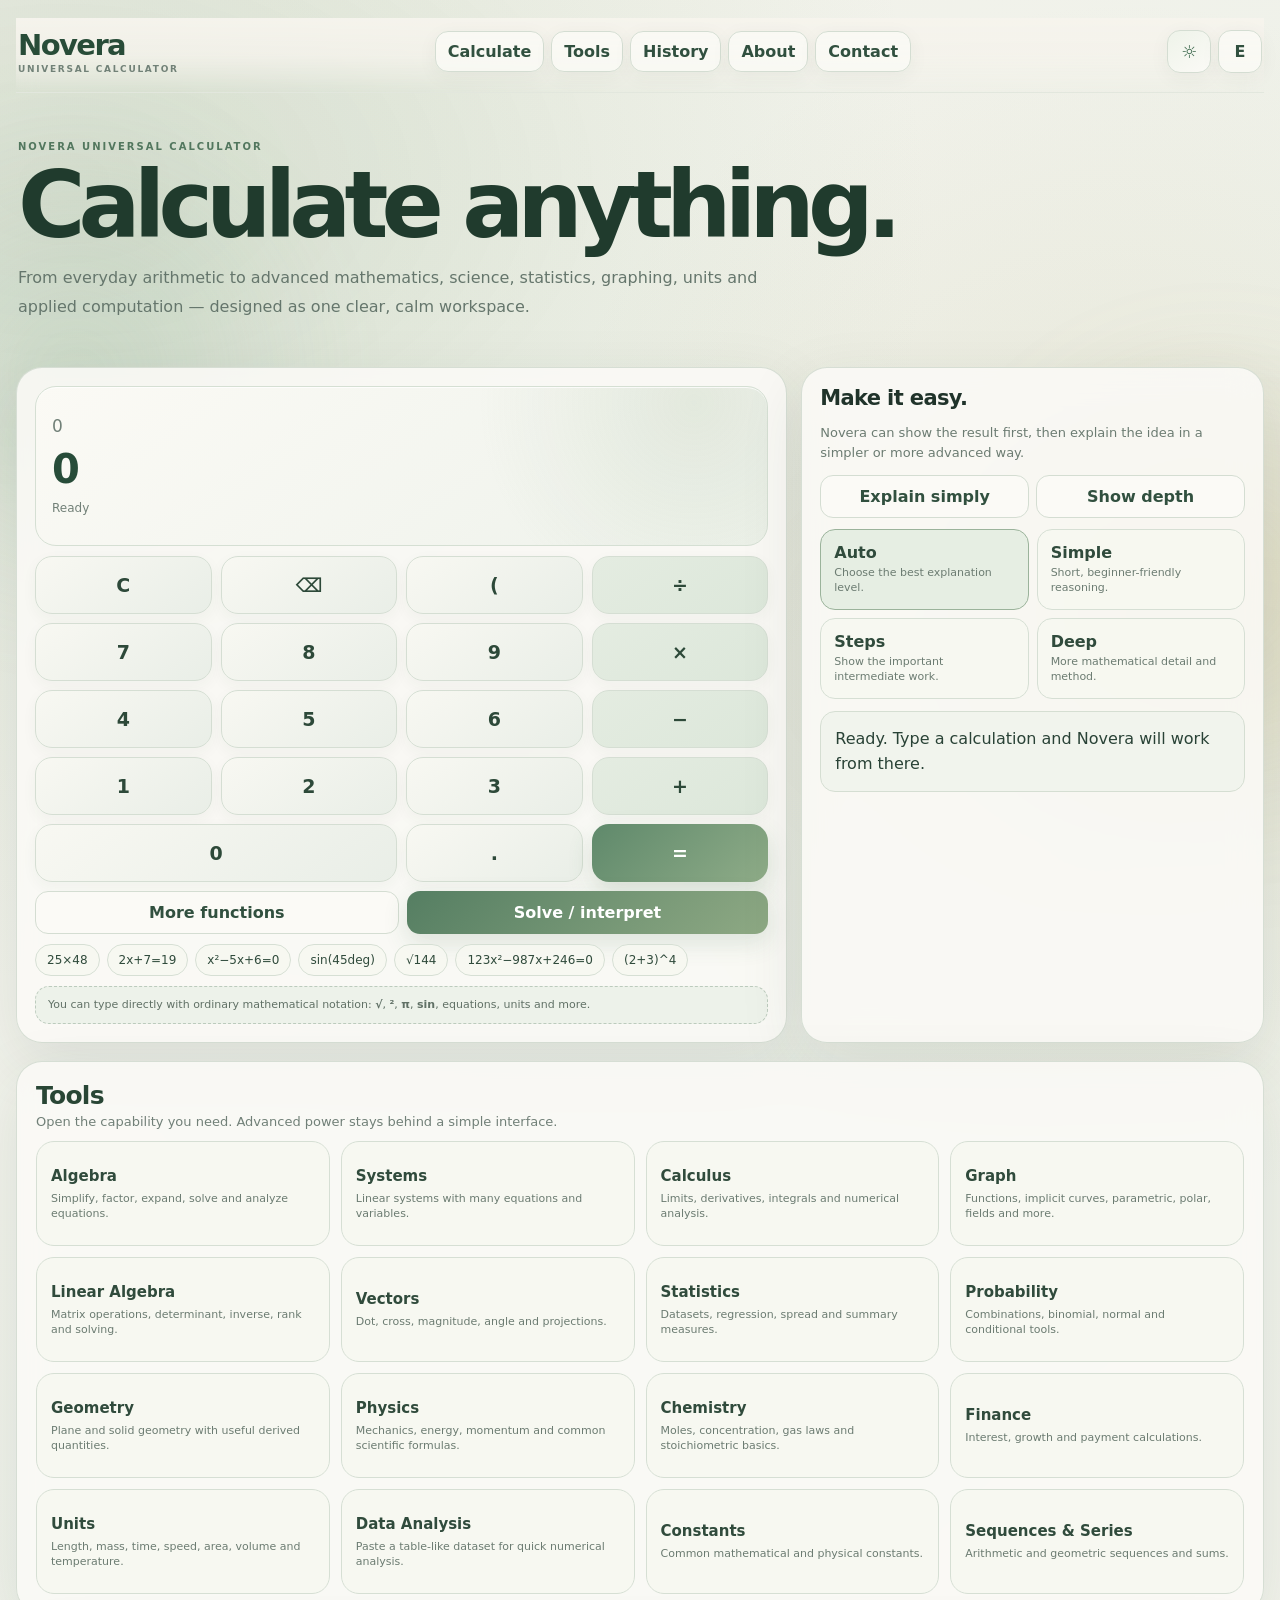
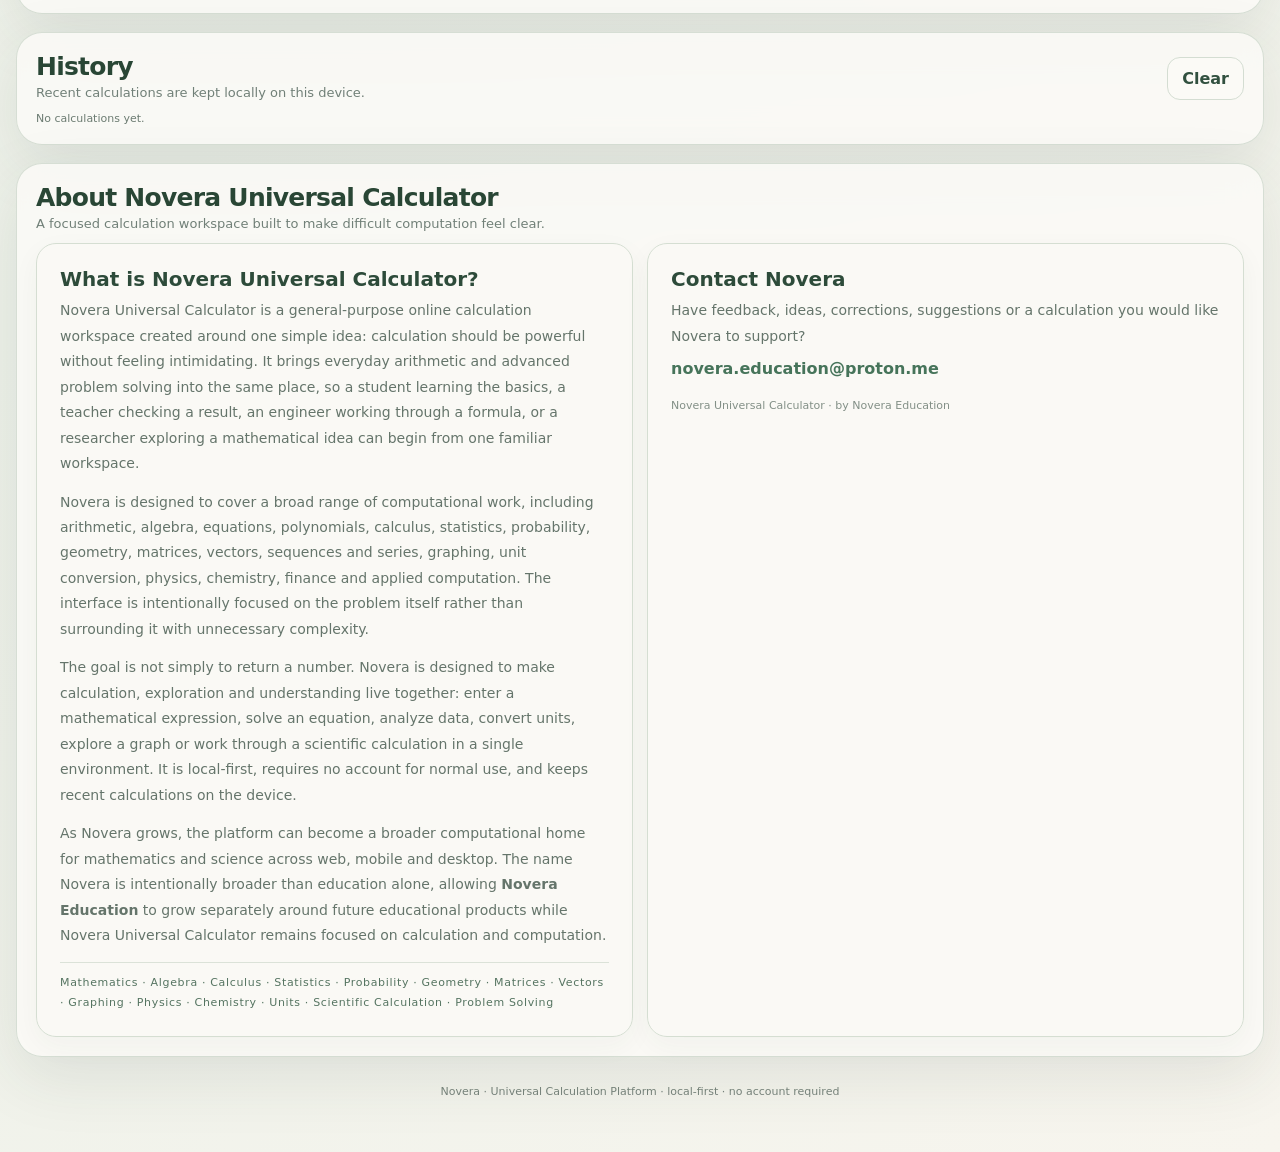
<file: index.html>
<!doctype html>
<html lang="en">
<head>
<meta charset="utf-8">
<meta name="viewport" content="width=device-width,initial-scale=1,viewport-fit=cover">
<meta name="theme-color" content="#17352a">
  <meta name="mobile-web-app-capable" content="yes">
  <meta name="apple-mobile-web-app-capable" content="yes">
  <meta name="apple-mobile-web-app-status-bar-style" content="default">
  <meta name="apple-mobile-web-app-title" content="Novera">
  <link rel="manifest" href="./manifest.webmanifest">
  <link rel="icon" type="image/png" sizes="192x192" href="./icons/icon-192.png">
  <link rel="apple-touch-icon" href="./icons/icon-192.png">
<meta name="description" content="Novera Universal Calculator — a calm, powerful calculation workspace for mathematics, algebra, calculus, statistics, probability, physics, chemistry, graphing, units and applied computation.">
<title>Novera Universal Calculator — Calculate, Solve, Convert & Graph</title>
<style>
:root{--bg:#070b12;--bg2:#0c1220;--panel:#111a2a;--panel2:#152136;--panel3:#0a111d;--line:#243552;--text:#f4f7fb;--muted:#92a0b7;--accent:#79d4ff;--accent2:#b69dff;--good:#8de8b7;--bad:#ff9da8;--warn:#ffd28c;--shadow:0 24px 80px rgba(0,0,0,.34);--radius:22px}
*{box-sizing:border-box}html{scroll-behavior:smooth}body{margin:0;min-height:100vh;background:radial-gradient(circle at 10% 0%,#1b2943 0,#0a101d 38%,#060910 100%);color:var(--text);font-family:Inter,ui-sans-serif,system-ui,-apple-system,BlinkMacSystemFont,"Segoe UI",Roboto,Arial,sans-serif}button,input,select,textarea{font:inherit}button{cursor:pointer;color:inherit}a{color:inherit}.app{max-width:1380px;margin:auto;padding:14px 14px 48px}.top{position:sticky;top:0;z-index:50;display:flex;align-items:center;justify-content:space-between;gap:12px;padding:10px 0 16px;background:linear-gradient(180deg,rgba(7,11,18,.96),rgba(7,11,18,.76),transparent);backdrop-filter:blur(10px)}.brand{font-size:25px;font-weight:950;letter-spacing:-.045em}.brand small{display:block;color:var(--muted);font-size:10px;font-weight:750;letter-spacing:.13em;margin-top:2px}.topnav{display:flex;gap:7px;flex-wrap:wrap;justify-content:flex-end}.navbtn,.iconbtn{border:1px solid var(--line);background:rgba(15,24,40,.86);border-radius:12px;padding:10px 12px;font-weight:800}.iconbtn{min-width:42px;padding:10px}.hero{padding:26px 0 18px}.eyebrow{font-size:11px;letter-spacing:.13em;font-weight:900;color:var(--accent);text-transform:uppercase}.hero h1{font-size:clamp(48px,8vw,92px);line-height:.9;letter-spacing:-.07em;margin:12px 0 16px;max-width:980px}.hero p{max-width:820px;color:var(--muted);font-size:16px;line-height:1.65;margin:0}.shell{display:grid;grid-template-columns:1.25fr .75fr;gap:14px;margin-top:18px}.card{background:linear-gradient(180deg,rgba(18,28,46,.98),rgba(10,17,29,.98));border:1px solid var(--line);border-radius:var(--radius);box-shadow:var(--shadow)}.calc-card{padding:15px}.display{background:linear-gradient(180deg,#0a121f,#09101b);border:1px solid #263956;border-radius:18px;padding:16px;min-height:154px;display:flex;flex-direction:column;justify-content:center}.display .expr{font-size:17px;color:#bcc8d8;min-height:24px;word-break:break-word}.display .answer{font-size:40px;line-height:1.08;font-weight:900;letter-spacing:-.045em;margin-top:8px;word-break:break-word}.display .status{font-size:12px;color:var(--muted);margin-top:9px;line-height:1.45}.display .status.good{color:var(--good)}.display .status.bad{color:var(--bad)}.display .status.warn{color:var(--warn)}.keypad{display:grid;grid-template-columns:repeat(4,minmax(0,1fr));gap:8px;margin-top:10px}.key{min-height:57px;border:1px solid var(--line);border-radius:15px;background:#162238;font-size:19px;font-weight:850}.key.op{background:#192a46}.key.eq{border:0;color:#07111b;background:linear-gradient(135deg,var(--accent),var(--accent2))}.key.zero{grid-column:span 2}.row{display:flex;gap:8px;margin-top:9px;flex-wrap:wrap}.row button{flex:1;min-width:120px}.btn{border-radius:13px;padding:11px 14px;font-weight:850;border:1px solid var(--line);background:#0f192a}.btn.primary{border:0;color:#07111b;background:linear-gradient(135deg,var(--accent),var(--accent2))}.btn.good{color:#08130d;background:linear-gradient(135deg,#88e5b2,#a2f2c6)}.examples{display:flex;gap:7px;flex-wrap:wrap;margin-top:10px}.chip{border:1px solid var(--line);background:#101a2c;padding:8px 11px;border-radius:999px;color:#c5cfe0;font-size:12px}.side-card{padding:15px}.side-card h2{margin:0;font-size:21px;letter-spacing:-.03em}.side-card p{color:var(--muted);font-size:13px;line-height:1.5}.mode-grid{display:grid;grid-template-columns:repeat(2,minmax(0,1fr));gap:8px;margin-top:11px}.mode{border:1px solid var(--line);background:#101a2c;border-radius:15px;padding:13px;text-align:left;min-height:72px}.mode strong{display:block}.mode span{display:block;color:var(--muted);font-size:11px;margin-top:4px;line-height:1.35}.mode.active{border-color:#5b84ae;background:linear-gradient(180deg,#15263e,#0f1a2b)}.big-toggle{display:flex;gap:7px;margin-top:12px}.big-toggle button{flex:1}.tiny{font-size:11px;color:var(--muted)}.section{margin-top:15px;padding:16px}.section-head{display:flex;align-items:flex-end;justify-content:space-between;gap:12px;margin-bottom:12px}.section-head h2{margin:0;font-size:25px;letter-spacing:-.03em}.section-head p{margin:4px 0 0;color:var(--muted);font-size:13px}.tools-grid{display:grid;grid-template-columns:repeat(4,minmax(0,1fr));gap:9px}.tool{border:1px solid var(--line);background:#111c2f;border-radius:16px;padding:14px;min-height:94px;text-align:left;transition:.16s transform,.16s border-color}.tool:hover{transform:translateY(-1px);border-color:#456382}.tool strong{display:block;font-size:15px}.tool span{display:block;margin-top:6px;color:var(--muted);font-size:11px;line-height:1.38}.panel{display:none;margin-top:12px;background:linear-gradient(180deg,rgba(17,27,45,.99),rgba(9,15,27,.99));border:1px solid var(--line);border-radius:18px;padding:16px}.panel.open{display:block}.panel-title{display:flex;align-items:center;justify-content:space-between;gap:8px;margin-bottom:12px}.panel-title h3{margin:0;font-size:22px}.close{border:1px solid var(--line);background:#101a2c;border-radius:11px;padding:8px 11px;font-weight:800}.fields{display:grid;grid-template-columns:repeat(2,minmax(0,1fr));gap:10px}.field{display:flex;flex-direction:column;gap:6px}.field.full{grid-column:1/-1}.field label{font-size:11px;color:var(--muted);font-weight:800}.field input,.field select,.field textarea{width:100%;border:1px solid var(--line);background:#08111e;color:var(--text);border-radius:12px;padding:12px;outline:none}.field textarea{min-height:102px;resize:vertical;line-height:1.45}.field input:focus,.field select:focus,.field textarea:focus{border-color:#5b83ac}.result{margin-top:12px;padding:14px;border:1px solid var(--line);border-radius:14px;background:#08111e;line-height:1.6;white-space:pre-wrap;overflow:auto;max-height:430px}.result .big{font-size:28px;font-weight:900;letter-spacing:-.04em}.result .label{color:var(--muted);font-size:11px;font-weight:800}.notice{margin-top:10px;border:1px dashed #3c4f6b;border-radius:12px;padding:10px 12px;color:#b6c3d7;background:#0a1423;font-size:11px;line-height:1.45}.explain{margin-top:10px;padding:13px;border-radius:13px;border:1px solid #28445a;background:linear-gradient(180deg,#0c1a28,#0a131f);line-height:1.6}.history-list{display:flex;flex-direction:column;gap:8px}.history-item{display:flex;align-items:center;gap:11px;padding:11px 12px;border:1px solid var(--line);border-radius:13px;background:#0e1829}.history-item .copy{flex:1;min-width:0;word-break:break-word}.history-item button{border:0;background:transparent;color:var(--muted);padding:5px}.graph-layout{display:grid;grid-template-columns:310px 1fr;gap:12px}.graph-side{display:flex;flex-direction:column;gap:9px}.graph-canvas-wrap{position:relative;background:#07101c;border:1px solid #203249;border-radius:16px;overflow:hidden;min-height:420px}.graph-canvas{display:block;width:100%;height:420px;background:#07101c;touch-action:none}.graph-overlay{position:absolute;top:10px;left:10px;right:10px;display:flex;justify-content:space-between;gap:8px;pointer-events:none}.graph-badge{background:rgba(8,15,26,.82);border:1px solid #253852;border-radius:10px;padding:7px 9px;color:#bfd0e6;font-size:10px;backdrop-filter:blur(8px)}.graph-toolbar{display:flex;gap:6px;flex-wrap:wrap;margin-top:9px}.graph-toolbar button{border:1px solid var(--line);background:#0f192a;border-radius:10px;padding:8px 10px;font-size:11px;font-weight:800}.legend{display:flex;gap:7px;flex-wrap:wrap;margin-top:9px}.legend-item{display:flex;align-items:center;gap:5px;font-size:10px;color:#c2cbda}.dot{width:9px;height:9px;border-radius:999px}.footer{text-align:center;color:var(--muted);padding:28px 0 0;font-size:11px}.light{background:linear-gradient(180deg,#f7fbff,#edf3f9);color:#111827;--line:#d5deea;--muted:#637089;--text:#111827;--shadow:0 16px 46px rgba(28,47,80,.14)}.light .top{background:linear-gradient(180deg,rgba(247,251,255,.96),rgba(247,251,255,.72),transparent)}.light .card,.light .panel{background:#fff}.light .display,.light .field input,.light .field select,.light .field textarea,.light .result,.light .graph-canvas-wrap{background:#f6f9fd}.light .key,.light .mode,.light .tool,.light .btn,.light .navbtn,.light .iconbtn,.light .close,.light .chip,.light .graph-toolbar button{background:#f1f5f9;color:#111827}.light .graph-canvas{background:#f6f9fd}.hidden{display:none!important}
@media(max-width:1080px){.tools-grid{grid-template-columns:repeat(3,minmax(0,1fr))}.shell{grid-template-columns:1fr}.graph-layout{grid-template-columns:1fr}}
@media(max-width:720px){.app{padding:10px 10px 40px}.top{align-items:flex-start}.topnav{display:none}.hero h1{font-size:53px}.hero p{font-size:14px}.tools-grid{grid-template-columns:repeat(2,minmax(0,1fr))}.fields{grid-template-columns:1fr}.field.full{grid-column:auto}.mode-grid{grid-template-columns:1fr 1fr}.display .answer{font-size:33px}.graph-canvas{height:320px}.graph-canvas-wrap{min-height:320px}.graph-side{display:grid;grid-template-columns:1fr 1fr}.graph-side .field.full,.graph-side .row{grid-column:1/-1}}
@media(max-width:420px){.tools-grid{grid-template-columns:1fr 1fr}.keypad{gap:7px}.key{min-height:52px}.hero h1{font-size:46px}.graph-side{display:block}.mode-grid{grid-template-columns:1fr 1fr}}

/* NOVERA CALM BOTANICAL DESIGN SYSTEM */
:root{--bg:#f4f1e8;--bg2:#e9eee3;--panel:#fbfaf5;--panel2:#f1f4ec;--panel3:#e8eee4;--line:#d6ddd0;--text:#24332b;--muted:#6e7b71;--accent:#557d62;--accent2:#8aa67f;--good:#4f7b60;--bad:#a45d5d;--warn:#9b7a45;--shadow:0 18px 55px rgba(52,70,57,.10);--radius:20px}
body{background:radial-gradient(circle at 8% 0%,#e7eee1 0,#f4f1e8 42%,#edf0e8 100%);color:var(--text)}
.top{background:linear-gradient(180deg,rgba(244,241,232,.97),rgba(244,241,232,.78),transparent)}
.brand{color:#304b3a}.brand small{color:#7c897f}.eyebrow{color:#557d62}
.navbtn,.iconbtn,.btn,.close,.graph-toolbar button{background:#fbfaf5;border-color:var(--line);color:#304137}
.card{background:rgba(251,250,245,.94);border-color:var(--line);box-shadow:var(--shadow)}
.display{background:linear-gradient(145deg,#f8f7f0,#edf1e9);border-color:#d4ddd0}.display .expr{color:#718077}.display .answer{color:#294437}
.key{background:#eef2eb;border-color:#d4ddd0;color:#31483a}.key.op{background:#e4ece2}.key.eq{background:linear-gradient(135deg,#6f9277,#a5b99b);color:#fff}
.btn.primary{background:linear-gradient(135deg,#668b70,#8eaa83);color:#fff}.btn.good{background:#dcebdd;color:#31563d}
.chip,.mode,.tool{background:#f5f6f0;border-color:#d8dfd4;color:#304137}.mode.active{background:#e7eee4;border-color:#9eb39d}.tool:hover{border-color:#91a995}
.panel{background:#f9f9f4;border-color:#d6ddd0}.field input,.field select,.field textarea,.result{background:#f1f4ed;border-color:#d6ddd0;color:#26372d}.notice{background:#edf2ea;border-color:#bdcbb9;color:#5f6d62}.explain{background:#edf3eb;border-color:#c7d4c2}.history-item{background:#f2f4ee;border-color:#d6ddd0}
.graph-canvas-wrap,.graph-canvas{background:#f1f4ed;border-color:#d5ddd0}.graph-badge{background:rgba(249,249,244,.88);border-color:#d0dbce;color:#53645a}.footer{color:#7a857c}
#moreFunctions{display:grid;grid-template-columns:repeat(4,minmax(0,1fr));gap:7px;padding:10px;background:#edf2ea;border:1px solid #d6ddd0;border-radius:16px;margin-top:10px}
#moreFunctions button{border:1px solid #d1dbcf;background:#fbfaf5;color:#355140;border-radius:12px;padding:10px 8px;font-weight:800;min-height:44px}
#moreFunctions button:active{transform:scale(.98);background:#e5eee3}
.about-contact{display:grid;grid-template-columns:1fr 1fr;gap:14px}
.info-card{padding:18px;border:1px solid var(--line);border-radius:18px;background:#fbfaf5}.info-card h3{margin:0 0 7px;font-size:20px}.info-card p{margin:0;color:var(--muted);line-height:1.65;font-size:13px}.email-link{display:inline-block;margin-top:10px;color:#4e765a;font-weight:850;text-decoration:none;word-break:break-word}
@media(max-width:720px){#moreFunctions{grid-template-columns:repeat(3,minmax(0,1fr))}.about-contact{grid-template-columns:1fr}}
@media(max-width:420px){#moreFunctions{grid-template-columns:repeat(3,minmax(0,1fr))}}
.dark-mode{background:radial-gradient(circle at 8% 0%,#24362b 0,#17221b 45%,#101812 100%);color:#e8eee7}.dark-mode .top{background:linear-gradient(180deg,rgba(16,24,18,.97),rgba(16,24,18,.78),transparent)}
</style>

<style id="novera-final-ui">
/* =========================================================
   NOVERA UNIVERSAL CALCULATOR — FINAL CALM UI
   Presentation layer only. Existing calculator logic remains.
   ========================================================= */
:root{
  --bg:#f5f3ec;
  --bg2:#e8eee6;
  --panel:#fbfaf6;
  --panel2:#f0f3ed;
  --panel3:#e5ece3;
  --line:#d4ddd2;
  --text:#20332a;
  --muted:#6c7c72;
  --accent:#3f7658;
  --accent2:#88a67f;
  --good:#397154;
  --bad:#a45e5e;
  --warn:#977343;
  --shadow:0 20px 65px rgba(35,59,45,.10);
  --radius:24px;
}
html{scroll-behavior:smooth}
body{
  position:relative;
  overflow-x:hidden;
  background:
    radial-gradient(circle at 12% 8%,rgba(151,184,145,.24),transparent 28%),
    radial-gradient(circle at 88% 22%,rgba(191,176,124,.16),transparent 25%),
    linear-gradient(135deg,#f5f3ec 0%,#edf1e9 48%,#f7f5ee 100%);
  color:var(--text);
  font-family:Inter,ui-sans-serif,system-ui,-apple-system,BlinkMacSystemFont,"Segoe UI",Roboto,Arial,sans-serif;
}
body:before,body:after{
  content:"";
  position:fixed;
  z-index:-2;
  width:42vw;height:42vw;
  min-width:280px;min-height:280px;
  border-radius:50%;
  filter:blur(55px);
  pointer-events:none;
  opacity:.24;
  animation:noveraFloat 18s ease-in-out infinite alternate;
}
body:before{
  left:-15vw;top:12vh;
  background:radial-gradient(circle,#8db096 0,rgba(141,176,150,0) 68%);
}
body:after{
  right:-16vw;bottom:5vh;
  background:radial-gradient(circle,#c8b985 0,rgba(200,185,133,0) 68%);
  animation-delay:-7s;
  animation-duration:23s;
}
body>*:not(.app){position:relative}
.app{
  position:relative;
  isolation:isolate;
  max-width:1380px;
  padding:18px 16px 54px;
}
.app:before{
  content:"";
  position:fixed;
  z-index:-1;
  inset:-25%;
  pointer-events:none;
  background:
    radial-gradient(ellipse at 20% 30%,rgba(83,126,96,.07),transparent 25%),
    radial-gradient(ellipse at 80% 65%,rgba(174,151,92,.055),transparent 25%);
  animation:noveraBreathe 16s ease-in-out infinite alternate;
}
.top{
  padding:10px 2px 18px;
  background:linear-gradient(180deg,rgba(245,243,236,.97),rgba(245,243,236,.82),transparent);
  border-bottom:1px solid rgba(212,221,210,.55);
}
.brand{
  font-size:29px;
  font-weight:850;
  letter-spacing:-.055em;
  color:#284c38;
}
.brand small{
  font-size:9px;
  letter-spacing:.19em;
  color:#718177;
  text-transform:uppercase;
}
.topnav{gap:7px}
.navbtn,.iconbtn{
  border:1px solid var(--line);
  background:rgba(251,250,246,.82);
  color:#31503f;
  border-radius:13px;
  box-shadow:0 5px 20px rgba(35,59,45,.05);
  transition:transform .22s ease,background .22s ease,border-color .22s ease;
}
.navbtn:hover,.iconbtn:hover{transform:translateY(-2px);border-color:#aebfae;background:#fffef9}
.iconbtn{min-width:44px}
#themeBtn{
  font-size:18px;
  color:#416c51;
  background:linear-gradient(145deg,#eef3e9,#fbfaf6);
}
.hero{padding:48px 2px 28px}
.eyebrow{
  color:#52775e;
  letter-spacing:.20em;
  font-size:10px;
}
.hero h1{
  max-width:1050px;
  font-weight:800;
  letter-spacing:-.075em;
  line-height:.91;
  color:#203b2d;
  text-wrap:balance;
}
.hero p{
  color:#65766c;
  max-width:780px;
  line-height:1.8;
}
.card,.panel{
  background:rgba(251,250,246,.88);
  border:1px solid rgba(212,221,210,.92);
  box-shadow:var(--shadow);
  backdrop-filter:blur(16px);
}
.card{border-radius:26px}
.calc-card,.side-card{padding:18px}
.display{
  min-height:160px;
  border-radius:21px;
  border:1px solid #d5dfd3;
  background:
    radial-gradient(circle at 90% 10%,rgba(141,169,130,.15),transparent 32%),
    linear-gradient(145deg,#fbfaf5,#eef2eb);
  box-shadow:inset 0 1px 0 rgba(255,255,255,.75);
}
.display .expr{color:#718078}
.display .answer{color:#274c39;font-weight:800}
.display .status{color:#728078}
.keypad{gap:9px}
.key{
  min-height:58px;
  border:1px solid #d5ded3;
  border-radius:17px;
  background:linear-gradient(145deg,#f8f8f2,#e9eee7);
  color:#2d4939;
  box-shadow:0 5px 15px rgba(42,67,52,.045);
  transition:transform .16s ease,box-shadow .16s ease,background .16s ease;
}
.key:hover{transform:translateY(-2px);box-shadow:0 9px 20px rgba(42,67,52,.08)}
.key:active{transform:translateY(1px) scale(.985)}
.key.op{background:linear-gradient(145deg,#e4ece1,#dce7da)}
.key.eq{
  background:linear-gradient(135deg,#5f896b,#8fac88);
  box-shadow:0 10px 25px rgba(68,110,78,.18);
}
.btn{
  background:#fbfaf6;
  border-color:var(--line);
  color:#31503f;
  transition:transform .2s ease,box-shadow .2s ease,background .2s ease;
}
.btn:hover{transform:translateY(-2px);box-shadow:0 8px 20px rgba(35,59,45,.07)}
.btn.primary{
  background:linear-gradient(135deg,#557e62,#8ea984);
  color:#fff;
  box-shadow:0 9px 24px rgba(71,112,81,.16);
}
.btn.good{background:#dfebde;color:#315d42}
.chip,.mode,.tool{
  background:rgba(247,248,242,.86);
  border-color:#d6dfd4;
  color:#304b3c;
}
.chip:hover,.mode:hover,.tool:hover{border-color:#9fb49f}
.mode.active{background:#e6eee3;border-color:#9bb39b}
.section{margin-top:18px;padding:19px}
.section-head h2{font-weight:780;color:#294635}
.section-head p{color:#718078}
.tools-grid{gap:11px}
.tool{
  min-height:105px;
  border-radius:18px;
  transition:transform .22s ease,box-shadow .22s ease,border-color .22s ease;
}
.tool:hover{
  transform:translateY(-4px);
  box-shadow:0 12px 28px rgba(42,67,52,.08);
}
.tool strong{font-weight:800}
.panel{
  border-radius:20px;
  background:rgba(250,250,245,.94);
}
.panel-title h3{font-weight:780}
.close{background:#f6f7f1;border-color:var(--line);color:#4a6153}
.field input,.field select,.field textarea{
  background:#f3f5ef;
  border-color:#d4ddd2;
  color:#263c30;
  border-radius:14px;
}
.field input:focus,.field select:focus,.field textarea:focus{
  border-color:#88a28b;
  box-shadow:0 0 0 4px rgba(104,145,112,.09);
}
.result{
  background:#f1f4ed;
  border-color:#d5ded2;
  color:#294236;
  border-radius:15px;
}
.notice{
  background:#edf2ea;
  border-color:#bccbbd;
  color:#617166;
  border-radius:14px;
}
.explain{background:#edf3eb;border-color:#c6d4c2}
.history-item{background:#f2f5ef;border-color:#d6dfd3}
.graph-canvas-wrap{
  background:#eef2eb;
  border-color:#d1dbcf;
  border-radius:18px;
}
.graph-canvas{background:#eef2eb}
.graph-badge{background:rgba(250,250,245,.9);border-color:#d0dbcf;color:#52645a}
.graph-toolbar button{background:#f5f6f0;border-color:#d3ddd1;color:#4b6253}
.footer{color:#78847c}
#moreFunctions{
  background:#edf2ea;
  border-color:#d5dfd2;
  border-radius:17px;
  box-shadow:0 8px 22px rgba(42,67,52,.045);
}
#moreFunctions button{
  background:#fbfaf6;
  border-color:#d2ddd0;
  color:#31503f;
  border-radius:13px;
  transition:transform .16s ease,background .16s ease;
}
#moreFunctions button:hover{transform:translateY(-2px);background:#fffef9}
.about-contact{align-items:stretch}
.info-card{
  padding:23px;
  border:1px solid #d5ded2;
  border-radius:20px;
  background:rgba(251,250,246,.9);
  box-shadow:0 9px 28px rgba(42,67,52,.045);
}
.info-card h3{font-weight:780;color:#2d4b3a}
.info-card p{color:#65756b;line-height:1.82;font-size:14px}
.novera-about-long{grid-column:span 1}
.novera-about-long p+p{margin-top:13px}
.about-keywords{
  font-size:11px!important;
  letter-spacing:.06em;
  color:#557461!important;
  padding-top:10px;
  border-top:1px solid #dbe2d8;
}
.email-link{color:#46745a}
.contact-note{font-size:11px!important;color:#839087!important;margin-top:18px!important}
@keyframes noveraFloat{
  from{transform:translate3d(-3vw,-1vh,0) scale(1)}
  to{transform:translate3d(4vw,4vh,0) scale(1.13)}
}
@keyframes noveraBreathe{
  from{transform:rotate(0deg) scale(1)}
  to{transform:rotate(4deg) scale(1.08)}
}
@media(max-width:720px){
  .app{padding:8px 10px 42px}
  .top{padding-top:9px}
  .brand{font-size:27px}
  .hero{padding:38px 2px 24px}
  .hero h1{font-size:clamp(45px,13vw,64px);line-height:.94}
  .hero p{font-size:14px;line-height:1.75}
  .card{border-radius:23px}
  .section{padding:16px}
  .info-card{padding:20px}
}
@media(prefers-reduced-motion:reduce){
  *,*:before,*:after{animation:none!important;transition:none!important;scroll-behavior:auto!important}
}
/* Dark mode: compatible with the existing JS toggle. */
.dark-mode{
  --bg:#0d1712;--bg2:#142219;--panel:#16251c;--panel2:#1a2b20;--panel3:#203327;
  --line:#30473a;--text:#e8eee8;--muted:#9aaa9f;--accent:#86b294;--accent2:#a9bf92;
  background:
    radial-gradient(circle at 12% 8%,rgba(88,132,99,.22),transparent 30%),
    radial-gradient(circle at 90% 70%,rgba(154,137,84,.11),transparent 27%),
    linear-gradient(135deg,#0d1712,#132119 50%,#0e1913);
  color:var(--text);
}
.dark-mode:before{background:radial-gradient(circle,#557d61 0,rgba(85,125,97,0) 68%)}
.dark-mode:after{background:radial-gradient(circle,#897b4f 0,rgba(137,123,79,0) 68%)}
.dark-mode .top{background:linear-gradient(180deg,rgba(13,23,18,.97),rgba(13,23,18,.82),transparent);border-color:rgba(48,71,58,.65)}
.dark-mode .brand{color:#c8dccb}
.dark-mode .brand small,.dark-mode .hero p,.dark-mode .section-head p{color:#94a499}
.dark-mode .hero h1,.dark-mode .section-head h2,.dark-mode .info-card h3{color:#e7eee7}
.dark-mode .eyebrow{color:#8db69a}
.dark-mode .navbtn,.dark-mode .iconbtn,.dark-mode .btn,.dark-mode .close{
  background:#17271e;border-color:#30473a;color:#d7e3d8;
}
.dark-mode .card,.dark-mode .panel,.dark-mode .info-card{
  background:rgba(20,34,27,.91);border-color:#30473a;
}
.dark-mode .display{
  background:radial-gradient(circle at 90% 10%,rgba(105,144,105,.14),transparent 32%),linear-gradient(145deg,#16261d,#101c15);
  border-color:#31483a;
}
.dark-mode .display .expr{color:#9aaa9f}
.dark-mode .display .answer{color:#d8e9da}
.dark-mode .key,.dark-mode .mode,.dark-mode .tool,.dark-mode .chip{
  background:#18291f;border-color:#30473a;color:#d8e5da;
}
.dark-mode .key.op,.dark-mode .mode.active{background:#20352a}
.dark-mode .key.eq,.dark-mode .btn.primary{background:linear-gradient(135deg,#547c60,#78976e)}
.dark-mode .field input,.dark-mode .field select,.dark-mode .field textarea,.dark-mode .result{
  background:#111e17;border-color:#30473a;color:#dce8de;
}
.dark-mode .notice,.dark-mode .explain,#moreFunctions{
  background:#17271e;border-color:#3a5142;color:#9caf9f;
}
.dark-mode #moreFunctions button,.dark-mode .graph-toolbar button{
  background:#192a20;border-color:#30473a;color:#d8e5da;
}
.dark-mode .history-item{background:#18291f;border-color:#30473a}
.dark-mode .graph-canvas-wrap,.dark-mode .graph-canvas{background:#101c16;border-color:#30473a}
.dark-mode .graph-badge{background:rgba(16,28,22,.9);border-color:#385043;color:#aebdb2}
.dark-mode .info-card p,.dark-mode .contact-note{color:#9aaa9f!important}
.dark-mode .about-keywords{color:#8db69a!important;border-color:#30473a}
.dark-mode .email-link{color:#98c5a2}
.dark-mode .footer{color:#829188}
</style>

</head>
<body>
<div class="app" id="app">
<header class="top">
  <div class="brand">Novera<small>Universal Calculator</small></div>
  <nav class="topnav">
    <button class="navbtn" data-jump="calculator">Calculate</button>
    <button class="navbtn" data-jump="tools">Tools</button>
    <button class="navbtn" data-jump="historySection">History</button><button class="navbtn" data-jump="about">About</button><button class="navbtn" data-jump="contact">Contact</button>
  </nav>
  <div class="topnav"><button class="iconbtn" id="themeBtn" title="Change theme" aria-label="Change theme">☼</button><button class="iconbtn" id="simpleBtn" title="Explanation mode">E</button></div>
</header>
<section class="hero">
  <div class="eyebrow">NOVERA UNIVERSAL CALCULATOR</div>
  <h1>Calculate anything.</h1>
  <p>From everyday arithmetic to advanced mathematics, science, statistics, graphing, units and applied computation — designed as one clear, calm workspace.</p>
</section>
<section class="shell" id="calculator">
  <div class="card calc-card">
    <div class="display"><div class="expr" id="displayExpr">0</div><div class="answer" id="displayAns">0</div><div class="status" id="displayStatus">Ready</div></div>
    <div class="keypad" id="keypad">
      <button class="key" data-k="C">C</button><button class="key" data-k="back">⌫</button><button class="key" data-k="(">(</button><button class="key op" data-k="/">÷</button>
      <button class="key" data-k="7">7</button><button class="key" data-k="8">8</button><button class="key" data-k="9">9</button><button class="key op" data-k="*">×</button>
      <button class="key" data-k="4">4</button><button class="key" data-k="5">5</button><button class="key" data-k="6">6</button><button class="key op" data-k="-">−</button>
      <button class="key" data-k="1">1</button><button class="key" data-k="2">2</button><button class="key" data-k="3">3</button><button class="key op" data-k="+">+</button>
      <button class="key zero" data-k="0">0</button><button class="key" data-k=".">.</button><button class="key eq" data-k="=">=</button>
    </div>
    <div class="row"><button class="btn" id="moreBtn">More functions</button><button class="btn primary" id="solveBtn">Solve / interpret</button></div>
    <div class="examples" id="examples"></div>
    <div class="notice">You can type directly with ordinary mathematical notation: <b>√</b>, <b>²</b>, <b>π</b>, <b>sin</b>, equations, units and more.</div>
  </div>
  <aside class="card side-card">
    <h2>Make it easy.</h2>
    <p>Novera can show the result first, then explain the idea in a simpler or more advanced way.</p>
    <div class="big-toggle"><button class="btn" id="simpleModeBtn">Explain simply</button><button class="btn" id="advancedModeBtn">Show depth</button></div>
    <div class="mode-grid">
      <button class="mode active" data-mode="auto"><strong>Auto</strong><span>Choose the best explanation level.</span></button>
      <button class="mode" data-mode="simple"><strong>Simple</strong><span>Short, beginner-friendly reasoning.</span></button>
      <button class="mode" data-mode="steps"><strong>Steps</strong><span>Show the important intermediate work.</span></button>
      <button class="mode" data-mode="deep"><strong>Deep</strong><span>More mathematical detail and method.</span></button>
    </div>
    <div class="result" id="quickExplain">Ready. Type a calculation and Novera will work from there.</div>
  </aside>
</section>
<section class="section card" id="tools">
  <div class="section-head"><div><h2>Tools</h2><p>Open the capability you need. Advanced power stays behind a simple interface.</p></div></div>
  <div class="tools-grid">
    <button class="tool" data-panel="algebra"><strong>Algebra</strong><span>Simplify, factor, expand, solve and analyze equations.</span></button>
    <button class="tool" data-panel="systems"><strong>Systems</strong><span>Linear systems with many equations and variables.</span></button>
    <button class="tool" data-panel="calculus"><strong>Calculus</strong><span>Limits, derivatives, integrals and numerical analysis.</span></button>
    <button class="tool" data-panel="graph"><strong>Graph</strong><span>Functions, implicit curves, parametric, polar, fields and more.</span></button>
    <button class="tool" data-panel="matrices"><strong>Linear Algebra</strong><span>Matrix operations, determinant, inverse, rank and solving.</span></button>
    <button class="tool" data-panel="vectors"><strong>Vectors</strong><span>Dot, cross, magnitude, angle and projections.</span></button>
    <button class="tool" data-panel="statistics"><strong>Statistics</strong><span>Datasets, regression, spread and summary measures.</span></button>
    <button class="tool" data-panel="probability"><strong>Probability</strong><span>Combinations, binomial, normal and conditional tools.</span></button>
    <button class="tool" data-panel="geometry"><strong>Geometry</strong><span>Plane and solid geometry with useful derived quantities.</span></button>
    <button class="tool" data-panel="physics"><strong>Physics</strong><span>Mechanics, energy, momentum and common scientific formulas.</span></button>
    <button class="tool" data-panel="chemistry"><strong>Chemistry</strong><span>Moles, concentration, gas laws and stoichiometric basics.</span></button>
    <button class="tool" data-panel="finance"><strong>Finance</strong><span>Interest, growth and payment calculations.</span></button>
    <button class="tool" data-panel="units"><strong>Units</strong><span>Length, mass, time, speed, area, volume and temperature.</span></button>
    <button class="tool" data-panel="data"><strong>Data Analysis</strong><span>Paste a table-like dataset for quick numerical analysis.</span></button>
    <button class="tool" data-panel="constants"><strong>Constants</strong><span>Common mathematical and physical constants.</span></button>
    <button class="tool" data-panel="sequence"><strong>Sequences & Series</strong><span>Arithmetic and geometric sequences and sums.</span></button>
  </div>

  <div class="panel" data-panel="algebra"><div class="panel-title"><h3>Algebra</h3><button class="close">Close</button></div><div class="fields"><div class="field full"><label>Expression or equation</label><input id="algExpr" value="x^2-5x+6=0"></div><div class="field"><label>Operation</label><select id="algOp"><option value="solve">Solve</option><option value="factor">Factor</option><option value="expand">Expand</option><option value="simplify">Simplify / evaluate</option></select></div><div class="field"><label>Variable</label><input id="algVar" value="x"></div></div><div class="row"><button class="btn primary" id="algGo">Run</button></div><div class="result" id="algRes">Ready.</div></div>

  <div class="panel" data-panel="systems"><div class="panel-title"><h3>Linear Systems</h3><button class="close">Close</button></div><div class="fields"><div class="field full"><label>One equation per line</label><textarea id="sysEq">2x+y=7\nx-y=1</textarea></div></div><div class="row"><button class="btn primary" id="sysGo">Solve system</button></div><div class="result" id="sysRes">Ready.</div><div class="notice">Novera reads equations such as 2x+y=7, x−y=1, 3x+2y−z=9. It can handle arbitrary square systems that parse cleanly.</div></div>

  <div class="panel" data-panel="calculus"><div class="panel-title"><h3>Calculus</h3><button class="close">Close</button></div><div class="fields"><div class="field full"><label>f(x)</label><input id="calF" value="3*x^5-7*x^4+2*x^3-9*x^2+6*x-11"></div><div class="field"><label>x / lower limit</label><input id="calX" value="2"></div><div class="field"><label>upper limit</label><input id="calB" value="5"></div><div class="field"><label>h for numerical methods</label><input id="calH" value="0.0001"></div><div class="field"><label>Operation</label><select id="calOp"><option value="der">Derivative at x</option><option value="d2">Second derivative at x</option><option value="int">Integral from x to b</option><option value="lim">Limit near x</option><option value="tangent">Tangent line at x</option></select></div></div><div class="row"><button class="btn primary" id="calGo">Calculate</button></div><div class="result" id="calRes">Ready.</div></div>

  <div class="panel" data-panel="graph"><div class="panel-title"><h3>Graph</h3><button class="close">Close</button></div>
    <div class="graph-layout">
      <div class="graph-side">
        <div class="field"><label>Graph type</label><select id="gType"><option value="function">Function y=f(x)</option><option value="implicit">Implicit F(x,y)=0</option><option value="parametric">Parametric x(t), y(t)</option><option value="polar">Polar r(θ)</option><option value="inequality">Inequality y ? f(x)</option><option value="vector">Vector field F(x,y)</option><option value="surface3d">3D surface z=f(x,y)</option></select></div>
        <div class="field full"><label>Main expression</label><textarea id="gExpr">x^2-4</textarea></div>
        <div class="field"><label>Second expression</label><input id="gExpr2" placeholder="Optional"></div>
        <div class="field"><label>X / t / θ min</label><input id="gMin" value="-2"></div>
        <div class="field"><label>X / t / θ max</label><input id="gMax" value="2"></div>
        <div class="field"><label>Samples / quality</label><select id="gQuality"><option value="low">Fast</option><option value="med" selected>Balanced</option><option value="high">High</option></select></div>
        <div class="field"><label>Show grid</label><select id="gGrid"><option value="yes" selected>Yes</option><option value="no">No</option></select></div>
        <div class="row"><button class="btn primary" id="gPlot">Plot</button><button class="btn" id="gReset">Reset view</button></div>
        <div class="graph-toolbar"><button id="zoomIn">Zoom +</button><button id="zoomOut">Zoom −</button><button id="panReset">Reset</button><button id="traceBtn">Trace</button></div>
        <div class="notice">Implicit equations are sampled with a contour-style field scan; explicit, parametric and polar graphs use direct plotting. 3D uses a responsive sampled surface.</div>
      </div>
      <div>
        <div class="graph-canvas-wrap"><canvas id="gCanvas" class="graph-canvas" width="1200" height="700"></canvas><div class="graph-overlay"><div class="graph-badge" id="gBadge">Ready</div><div class="graph-badge" id="gCoord">x: — · y: —</div></div></div>
        <div class="legend" id="gLegend"></div>
        <div class="result" id="gRes">Ready.</div>
      </div>
    </div>
  </div>

  <div class="panel" data-panel="matrices"><div class="panel-title"><h3>Linear Algebra</h3><button class="close">Close</button></div><div class="fields"><div class="field full"><label>Matrix A (rows separated by ; or new lines, values by commas/spaces)</label><textarea id="matA">4,7\n2,6</textarea></div><div class="field full"><label>Matrix B (optional)</label><textarea id="matB">5,6\n7,8</textarea></div><div class="field"><label>Operation</label><select id="matOp"><option value="det">det(A)</option><option value="inv">inverse(A)</option><option value="mul">A × B</option><option value="add">A + B</option><option value="sub">A − B</option><option value="rank">rank(A)</option><option value="solve">Solve A·x=b</option></select></div><div class="field"><label>b for A·x=b</label><input id="matBvec" value="10,8"></div></div><div class="row"><button class="btn primary" id="matGo">Calculate</button></div><div class="result" id="matRes">Ready.</div></div>

  <div class="panel" data-panel="vectors"><div class="panel-title"><h3>Vectors</h3><button class="close">Close</button></div><div class="fields"><div class="field"><label>Vector A</label><input id="vecA" value="1,2,3"></div><div class="field"><label>Vector B</label><input id="vecB" value="4,5,6"></div><div class="field"><label>Operation</label><select id="vecOp"><option value="dot">Dot product</option><option value="cross">Cross product</option><option value="magA">Magnitude A</option><option value="magB">Magnitude B</option><option value="angle">Angle between</option><option value="proj">Projection of A onto B</option></select></div></div><div class="row"><button class="btn primary" id="vecGo">Calculate</button></div><div class="result" id="vecRes">Ready.</div></div>

  <div class="panel" data-panel="statistics"><div class="panel-title"><h3>Statistics</h3><button class="close">Close</button></div><div class="fields"><div class="field full"><label>Dataset</label><textarea id="stData">12,18,23,27,31,35,42,48,56,63,71,84</textarea></div><div class="field"><label>Measure</label><select id="stOp"><option value="summary">Summary</option><option value="reg">Linear regression (x;y pairs)</option><option value="z">Z-score of value</option></select></div><div class="field"><label>Value for z-score</label><input id="stX" value="42"></div></div><div class="row"><button class="btn primary" id="stGo">Analyze</button></div><div class="result" id="stRes">Ready.</div></div>

  <div class="panel" data-panel="probability"><div class="panel-title"><h3>Probability</h3><button class="close">Close</button></div><div class="fields"><div class="field"><label>Operation</label><select id="prOp"><option value="comb">Combination nCr</option><option value="perm">Permutation nPr</option><option value="bin">Binomial P(X=k)</option><option value="normal">Normal PDF</option><option value="bayes">Bayes P(A|B)</option></select></div><div class="field"><label>n</label><input id="prN" value="10"></div><div class="field"><label>r / k / μ / P(A)</label><input id="prR" value="3"></div><div class="field"><label>p / σ / P(B|A)</label><input id="prP" value="0.5"></div><div class="field"><label>σ / P(B|¬A)</label><input id="prS" value="1"></div></div><div class="row"><button class="btn primary" id="prGo">Calculate</button></div><div class="result" id="prRes">Ready.</div></div>

  <div class="panel" data-panel="geometry"><div class="panel-title"><h3>Geometry</h3><button class="close">Close</button></div><div class="fields"><div class="field"><label>Shape</label><select id="geoShape"><option value="circle">Circle</option><option value="triangle">Triangle</option><option value="rectangle">Rectangle</option><option value="sphere">Sphere</option><option value="cylinder">Cylinder</option><option value="cone">Cone</option></select></div><div class="field"><label>a / radius / length</label><input id="geoA" value="10"></div><div class="field"><label>b / width</label><input id="geoB" value="5"></div><div class="field"><label>c / height</label><input id="geoC" value="8"></div></div><div class="row"><button class="btn primary" id="geoGo">Calculate</button></div><div class="result" id="geoRes">Ready.</div></div>

  <div class="panel" data-panel="physics"><div class="panel-title"><h3>Physics</h3><button class="close">Close</button></div><div class="fields"><div class="field"><label>Operation</label><select id="phOp"><option value="force">Force F=ma</option><option value="kinetic">Kinetic energy ½mv²</option><option value="potential">Potential energy mgh</option><option value="momentum">Momentum mv</option><option value="density">Density m/V</option><option value="ohm">Ohm's law V=IR</option><option value="power">Power W/t</option></select></div><div class="field"><label>m / mass</label><input id="phA" value="12"></div><div class="field"><label>a / v / g / I / W</label><input id="phB" value="8"></div><div class="field"><label>h / R / t / V</label><input id="phC" value="10"></div></div><div class="row"><button class="btn primary" id="phGo">Calculate</button></div><div class="result" id="phRes">Ready.</div></div>

  <div class="panel" data-panel="chemistry"><div class="panel-title"><h3>Chemistry</h3><button class="close">Close</button></div><div class="fields"><div class="field"><label>Operation</label><select id="chOp"><option value="moles">Moles = mass / molar mass</option><option value="conc">Molarity = moles / volume(L)</option><option value="ideal">Ideal gas PV=nRT</option><option value="ph">pH from [H⁺]</option></select></div><div class="field"><label>Primary value</label><input id="chA" value="18"></div><div class="field"><label>Secondary value</label><input id="chB" value="18"></div><div class="field"><label>Third value</label><input id="chC" value="1"></div></div><div class="row"><button class="btn primary" id="chGo">Calculate</button></div><div class="result" id="chRes">Ready.</div></div>

  <div class="panel" data-panel="finance"><div class="panel-title"><h3>Finance</h3><button class="close">Close</button></div><div class="fields"><div class="field"><label>Principal P</label><input id="fiP" value="10000"></div><div class="field"><label>Annual rate %</label><input id="fiR" value="10"></div><div class="field"><label>Years</label><input id="fiY" value="2"></div><div class="field"><label>Compounds / year</label><input id="fiN" value="12"></div><div class="field"><label>Mode</label><select id="fiOp"><option value="ci">Compound growth</option><option value="si">Simple interest</option></select></div></div><div class="row"><button class="btn primary" id="fiGo">Calculate</button></div><div class="result" id="fiRes">Ready.</div></div>

  <div class="panel" data-panel="units"><div class="panel-title"><h3>Units</h3><button class="close">Close</button></div><div class="fields"><div class="field"><label>Value</label><input id="unV" value="100"></div><div class="field"><label>Category</label><select id="unCat"><option value="length">Length</option><option value="mass">Mass</option><option value="time">Time</option><option value="speed">Speed</option><option value="area">Area</option><option value="volume">Volume</option><option value="temp">Temperature</option></select></div><div class="field"><label>From</label><select id="unF"></select></div><div class="field"><label>To</label><select id="unT"></select></div></div><div class="row"><button class="btn primary" id="unGo">Convert</button></div><div class="result" id="unRes">Ready.</div></div>

  <div class="panel" data-panel="data"><div class="panel-title"><h3>Data Analysis</h3><button class="close">Close</button></div><div class="fields"><div class="field full"><label>Paste values, rows, or x,y pairs</label><textarea id="daData">1,2\n2,4\n3,7\n4,9</textarea></div><div class="field"><label>Mode</label><select id="daOp"><option value="auto">Auto summary</option><option value="reg">Linear regression</option></select></div></div><div class="row"><button class="btn primary" id="daGo">Analyze</button></div><div class="result" id="daRes">Ready.</div></div>

  <div class="panel" data-panel="constants"><div class="panel-title"><h3>Constants</h3><button class="close">Close</button></div><div class="result" id="constRes"></div></div>

  <div class="panel" data-panel="sequence"><div class="panel-title"><h3>Sequences & Series</h3><button class="close">Close</button></div><div class="fields"><div class="field"><label>First term a₁</label><input id="sqA" value="3"></div><div class="field"><label>Difference d / ratio r</label><input id="sqD" value="2"></div><div class="field"><label>n</label><input id="sqN" value="20"></div><div class="field"><label>Type</label><select id="sqType"><option value="arith">Arithmetic</option><option value="geom">Geometric</option></select></div></div><div class="row"><button class="btn primary" id="sqGo">Calculate</button></div><div class="result" id="sqRes">Ready.</div></div>
</section>
<section class="section card" id="historySection"><div class="section-head"><div><h2>History</h2><p>Recent calculations are kept locally on this device.</p></div><button class="btn" id="clearHistory">Clear</button></div><div class="history-list" id="historyList"><div class="tiny">No calculations yet.</div></div></section>
<section class="section card" id="about">
  <div class="section-head"><div><h2>About Novera Universal Calculator</h2><p>A focused calculation workspace built to make difficult computation feel clear.</p></div></div>
  <div class="about-contact">
    <div class="info-card novera-about-long">
      <h3>What is Novera Universal Calculator?</h3>
      <p>Novera Universal Calculator is a general-purpose online calculation workspace created around one simple idea: calculation should be powerful without feeling intimidating. It brings everyday arithmetic and advanced problem solving into the same place, so a student learning the basics, a teacher checking a result, an engineer working through a formula, or a researcher exploring a mathematical idea can begin from one familiar workspace.</p>
      <p>Novera is designed to cover a broad range of computational work, including arithmetic, algebra, equations, polynomials, calculus, statistics, probability, geometry, matrices, vectors, sequences and series, graphing, unit conversion, physics, chemistry, finance and applied computation. The interface is intentionally focused on the problem itself rather than surrounding it with unnecessary complexity.</p>
      <p>The goal is not simply to return a number. Novera is designed to make calculation, exploration and understanding live together: enter a mathematical expression, solve an equation, analyze data, convert units, explore a graph or work through a scientific calculation in a single environment. It is local-first, requires no account for normal use, and keeps recent calculations on the device.</p>
      <p>As Novera grows, the platform can become a broader computational home for mathematics and science across web, mobile and desktop. The name Novera is intentionally broader than education alone, allowing <strong>Novera Education</strong> to grow separately around future educational products while Novera Universal Calculator remains focused on calculation and computation.</p>
      <p class="about-keywords">Mathematics · Algebra · Calculus · Statistics · Probability · Geometry · Matrices · Vectors · Graphing · Physics · Chemistry · Units · Scientific Calculation · Problem Solving</p>
    </div>
    <div class="info-card" id="contact">
      <h3>Contact Novera</h3>
      <p>Have feedback, ideas, corrections, suggestions or a calculation you would like Novera to support?</p>
      <a class="email-link" href="mailto:novera.education@proton.me">novera.education@proton.me</a>
      <p class="contact-note">Novera Universal Calculator · by Novera Education</p>
    </div>
  </div>
</section>
<div class="footer">Novera · Universal Calculation Platform · local-first · no account required</div>
</div>
<script>
'use strict';
const $=s=>document.querySelector(s), $$=s=>Array.from(document.querySelectorAll(s));
const app=$('#app'),exprEl=$('#displayExpr'),ansEl=$('#displayAns'),statusEl=$('#displayStatus'),quickExplain=$('#quickExplain');
let expression='',lastAnswer=0,explainMode=localStorage.getItem('noveraExplainMode')||'auto',history=[]; try{history=JSON.parse(localStorage.getItem('noveraHistoryFinal')||'[]')}catch(e){history=[]}
const COLORS=['#79d4ff','#b69dff','#8de8b7','#ffd28c','#ff9da8'];
function fmt(x){if(typeof x==='string')return x;if(!Number.isFinite(x))return 'undefined';if(Math.abs(x)<1e-12)return '0';const a=Math.abs(x);if(a>=1e12||a<1e-8)return x.toExponential(10).replace(/0+e/,'e');return Number(x.toFixed(12)).toString()}
function esc(s){return String(s).replace(/[&<>"']/g,c=>({'&':'&amp;','<':'&lt;','>':'&gt;','"':'&quot;',"'":'&#39;'}[c]))}
function fact(n){if(!Number.isFinite(n)||n<0||n!==Math.floor(n)||n>170)throw Error('Factorial needs an integer from 0 to 170.');let r=1;for(let i=2;i<=n;i++)r*=i;return r}
function deg(x){return x*Math.PI/180}
function norm(s){return String(s).trim().replace(/−/g,'-').replace(/×/g,'*').replace(/÷/g,'/').replace(/π/g,'pi').replace(/²/g,'^2').replace(/³/g,'^3').replace(/√/g,'sqrt').replace(/∞/g,'Infinity')}
const FN=['asin','acos','atan','sqrt','sin','cos','tan','sinh','cosh','tanh','log','ln','exp','abs','floor','ceil','round'];
function tokenize(s,allowVars=false){s=norm(s).replace(/\s+/g,'');const out=[];let i=0;while(i<s.length){const c=s[i];if(/[0-9.]/.test(c)){let j=i+1;while(j<s.length&&/[0-9.eE+-]/.test(s[j])){if(/[+-]/.test(s[j])&&!/[eE]/.test(s[j-1]))break;j++}const v=Number(s.slice(i,j));if(!Number.isFinite(v))throw Error('Invalid number');out.push({t:'num',v});i=j;continue}if(/[A-Za-z_]/.test(c)){let j=i+1;while(j<s.length&&/[A-Za-z0-9_]/.test(s[j]))j++;const w=s.slice(i,j).toLowerCase();if(FN.includes(w))out.push({t:'fn',v:w});else if(w==='pi')out.push({t:'num',v:Math.PI});else if(w==='e')out.push({t:'num',v:Math.E});else if(w==='ans')out.push({t:'num',v:lastAnswer});else if(allowVars)out.push({t:'var',v:w});else throw Error('Unknown name: '+w);i=j;continue}if(c==='('){out.push({t:'lp'});i++;continue}if(c===')'){out.push({t:'rp'});i++;continue}if(c==='['||c===']'||c===','){out.push({t:'pun',v:c});i++;continue}if('+-*/^%,!'.includes(c)){out.push({t:'op',v:c});i++;continue}throw Error('Unexpected character: '+c)}const res=[];for(let k=0;k<out.length;k++){const a=out[k],b=out[k-1];if(b&&['num','var','rp'].includes(b.t)&&['num','var','lp','fn'].includes(a.t))res.push({t:'op',v:'*'});res.push(a)}return res}
function evaluate(input,vars={}){let s=norm(input);if(!s)throw Error('Enter an expression.');s=s.replace(/\b(sin|cos|tan)\(\s*([-+]?\d+(?:\.\d+)?)deg\s*\)/gi,(m,fn,n)=>fn+'('+deg(Number(n))+')');if(/[=<>]/.test(s))throw Error('Use Solve / interpret for equations or inequalities.');const t=tokenize(s,true);let i=0;const peek=()=>t[i],take=()=>t[i++];function primary(){const a=take();if(!a)throw Error('Incomplete expression.');if(a.t==='num')return a.v;if(a.t==='var'){if(Object.prototype.hasOwnProperty.call(vars,a.v))return vars[a.v];if(a.v==='x')return vars.x??0;throw Error('Missing value for '+a.v)}if(a.t==='lp'){const v=add();if(!peek()||take().t!=='rp')throw Error('Missing ).');return v}if(a.t==='fn'){if(!peek()||peek().t!=='lp')throw Error('Function needs ( ).');take();const v=add();if(!peek()||take().t!=='rp')throw Error('Missing ).');const fs={sqrt:Math.sqrt,sin:Math.sin,cos:Math.cos,tan:Math.tan,asin:Math.asin,acos:Math.acos,atan:Math.atan,sinh:Math.sinh,cosh:Math.cosh,tanh:Math.tanh,log:Math.log10,ln:Math.log,exp:Math.exp,abs:Math.abs,floor:Math.floor,ceil:Math.ceil,round:Math.round};return fs[a.v](v)}throw Error('Unexpected token.')}function unary(){if(peek()&&peek().t==='op'&&(peek().v==='+'||peek().v==='-')){const o=take().v,v=unary();return o==='-'?-v:v}return primary()}function power(){let v=unary();if(peek()&&peek().t==='op'&&peek().v==='^'){take();v=Math.pow(v,power())}return v}function post(){let v=power();while(peek()&&peek().t==='op'&&(peek().v==='!'||peek().v==='%')){const o=take().v;v=o==='!'?fact(v):v/100}return v}function mul(){let v=post();while(peek()&&peek().t==='op'&&['*','/'].includes(peek().v)){const o=take().v,r=post();if(o==='/'&&r===0)throw Error('Division by zero.');v=o==='*'?v*r:v/r}return v}function add(){let v=mul();while(peek()&&peek().t==='op'&&['+','-'].includes(peek().v)){const o=take().v,r=mul();v=o==='+'?v+r:v-r}return v}const r=add();if(i<t.length)throw Error('Could not parse expression.');return r}
function evalAt(s,x,y){return evaluate(s,{x,y})}
function derivative(s,x,h=1e-4){return (evalAt(s,x+h)-evalAt(s,x-h))/(2*h)}
function secondDerivative(s,x,h=1e-3){return (evalAt(s,x+h)-2*evalAt(s,x)+evalAt(s,x-h))/(h*h)}
function integrate(f,a,b,n=4000){if(n%2)n++;const h=(b-a)/n;let sum=f(a)+f(b);for(let i=1;i<n;i++)sum+=(i%2?4:2)*f(a+i*h);return sum*h/3}
function limit(s,x,h=1e-5){return (evalAt(s,x-h)+evalAt(s,x+h))/2}
function polyCoeffs(expr,varName='x'){let s=norm(expr).replace(/=/g,'');s=s.replace(new RegExp('\\b'+varName+'\\b','gi'),varName);let parts=[];let cur='',depth=0;for(const c of s){if(c==='(')depth++;if(c===')')depth--;if(depth===0&&/[+-]/.test(c)&&cur){parts.push(cur);cur=c}else cur+=c}if(cur)parts.push(cur);const map={};for(const p0 of parts){const p=p0.replace(/^\+/,'');let pow=0,num=0;if(!new RegExp('\\b'+varName+'\\b','i').test(p)){num=evaluate(p);pow=0}else{const m=p.match(new RegExp('^([+-]?(?:\\d+(?:\\.\\d+)?)?)\\*?'+varName+'(?:\\^(\\d+))?$','i'));if(!m)throw Error('Polynomial term not understood: '+p);num=(m[1]===''||m[1]==='+')?1:(m[1]==='-'?-1:Number(m[1]));pow=m[2]?Number(m[2]):1}map[pow]=(map[pow]||0)+num}const deg=Math.max(...Object.keys(map).map(Number));const a=Array.from({length:deg+1},()=>0);Object.entries(map).forEach(([k,v])=>a[deg-Number(k)]=v);return trimPoly(a)}
function trimPoly(a){while(a.length>1&&Math.abs(a[0])<1e-14)a.shift();return a}
function polyEval(a,x){let r=0;for(const c of a)r=r*x+c;return r}
function polyDer(a){const n=a.length-1;return a.slice(0,-1).map((c,i)=>c*(n-i))}
function polyDivideLinear(a,r){const out=[a[0]];for(let i=1;i<a.length-0;i++)out.push(a[i]+out[out.length-1]*r);return out.slice(0,-1)}
function bisectPoly(a,l,r){let fl=polyEval(a,l),fr=polyEval(a,r);if(Math.abs(fl)<1e-10)return l;if(Math.abs(fr)<1e-10)return r;if(fl*fr>0)return null;for(let k=0;k<90;k++){const m=(l+r)/2,fm=polyEval(a,m);if(Math.abs(fm)<1e-12)return m;if(fl*fm<=0){r=m;fr=fm}else{l=m;fl=fm}}return(l+r)/2}
function polyRoots(a){a=trimPoly(a.slice());if(a.length===1)return[];if(a.length===2)return[-a[1]/a[0]];const roots=[];let bound=1+Math.max(...a.slice(1).map(c=>Math.abs(c/a[0])));const N=Math.min(20000,Math.max(400,bound*160));let px=-bound,py=polyEval(a,px);for(let k=1;k<=N;k++){const x=-bound+2*bound*k/N,y=polyEval(a,x);if(y===0||py*y<0){const r=bisectPoly(a,px,x);if(r!=null&&!roots.some(q=>Math.abs(q-r)<1e-6))roots.push(r)}px=x;py=y}return roots.sort((m,n)=>m-n)}
function solveEquation(eq,varName='x'){const cleaned=norm(eq).replace(/\s+/g,'');if(cleaned.includes('=')){const sides=cleaned.split('=');if(sides.length!==2)throw Error('Use one equation with one = sign.');const a=polyCoeffs(sides[0],varName),b=polyCoeffs(sides[1],varName);const n=Math.max(a.length,b.length),pa=Array(n-a.length).fill(0).concat(a),pb=Array(n-b.length).fill(0).concat(b);return polyRoots(pa.map((c,i)=>c-pb[i]))}return polyRoots(polyCoeffs(cleaned,varName))}
function gaussian(A,b){const n=A.length,m=A[0].length,M=A.map((r,i)=>r.slice().concat([b[i]]));let row=0,piv=[];for(let col=0;col<m&&row<n;col++){let best=row;for(let r=row+1;r<n;r++)if(Math.abs(M[r][col])>Math.abs(M[best][col]))best=r;if(Math.abs(M[best][col])<1e-12)continue;[M[row],M[best]]=[M[best],M[row]];const p=M[row][col];for(let j=col;j<=m;j++)M[row][j]/=p;for(let r=0;r<n;r++)if(r!==row){const f=M[r][col];if(Math.abs(f)<1e-14)continue;for(let j=col;j<=m;j++)M[r][j]-=f*M[row][j]}piv.push(col);row++}for(let r=0;r<n;r++){const allZero=M[r].slice(0,m).every(v=>Math.abs(v)<1e-10);if(allZero&&Math.abs(M[r][m])>1e-10)return{type:'none'}}if(row<m)return{type:'free',matrix:M,piv};const x=Array(m).fill(0);for(let r=0;r<n;r++){const c=piv[r];x[c]=M[r][m]}return{type:'unique',x,matrix:M,piv}}
function parseLinearEquation(eq,vars){const s=norm(eq).replace(/\s+/g,'');const parts=s.split('=');if(parts.length!==2)throw Error('Each line needs one = sign.');const coeff=Array(vars.length).fill(0);function side(str,sign){let p=0,cur='',depth=0;for(const c of str){if(c==='(')depth++;if(c===')')depth--;if(depth===0&&/[+-]/.test(c)&&cur){let term=cur;acc(term,sign);cur=c}else cur+=c}if(cur)acc(cur,sign);function acc(term,sgn){let used=false;for(let i=0;i<vars.length;i++){const v=vars[i];const re=new RegExp('^([+-]?(?:\\d+(?:\\.\\d+)?)?)\\*?'+v+'$','i');const re2=new RegExp('^([+-]?(?:\\d+(?:\\.\\d+)?)?)\\*?'+v+'(?:\\^(1))?$','i');const m=term.match(re2);if(m){let c=m[1];const num=(c===''||c==='+')?1:(c==='-'?-1:Number(c));coeff[i]+=sgn*num;used=true;break}}if(!used)constant+=sgn*evaluate(term)}}let constant=0;side(parts[0],1);side(parts[1],-1);return{coeff,constant}}
function varsFromSystem(lines){const set=new Set();for(const line of lines){const ss=line.match(/[A-Za-z]+/g)||[];ss.forEach(w=>{const low=w.toLowerCase();if(!FN.includes(low)&&!['pi','e'].includes(low)&&/^[xyzabcuvw][a-z]*$/i.test(w))set.add(low)})}return Array.from(set).filter(v=>v.length===1).sort()}
function solveSystem(text){const lines=text.split(/\n|;/).map(s=>s.trim()).filter(Boolean);if(!lines.length)throw Error('Enter equations.');const vars=varsFromSystem(lines);if(!vars.length)throw Error('No variables found.');const A=[],b=[];for(const line of lines){const p=parseLinearEquation(line,vars);A.push(p.coeff);b.push(-p.constant)}const res=gaussian(A,b);return{vars,res}}
function parseMatrix(text){const rows=text.trim().split(/\n|;/).map(r=>r.trim()).filter(Boolean).map(r=>r.split(/[,\s]+/).filter(Boolean).map(Number));if(!rows.length||rows.some(r=>r.some(v=>!Number.isFinite(v))))throw Error('Invalid matrix.');const m=rows[0].length;if(!m||rows.some(r=>r.length!==m))throw Error('Matrix rows must have equal length.');return rows}
function det(A){const n=A.length;if(n!==A[0].length)throw Error('Determinant needs a square matrix.');const M=A.map(r=>r.slice());let d=1;for(let i=0;i<n;i++){let p=i;for(let r=i+1;r<n;r++)if(Math.abs(M[r][i])>Math.abs(M[p][i]))p=r;if(Math.abs(M[p][i])<1e-14)return 0;if(p!==i){[M[i],M[p]]=[M[p],M[i]];d*=-1}const pv=M[i][i];d*=pv;for(let r=i+1;r<n;r++){const f=M[r][i]/pv;for(let c=i;c<n;c++)M[r][c]-=f*M[i][c]}}return d}
function inverse(A){const n=A.length;if(n!==A[0].length)throw Error('Inverse needs a square matrix.');const M=A.map((r,i)=>r.slice().concat(Array.from({length:n},(_,j)=>i===j?1:0)));for(let i=0;i<n;i++){let p=i;for(let r=i+1;r<n;r++)if(Math.abs(M[r][i])>Math.abs(M[p][i]))p=r;if(Math.abs(M[p][i])<1e-14)throw Error('Matrix is singular.');[M[i],M[p]]=[M[p],M[i]];const pv=M[i][i];for(let c=0;c<2*n;c++)M[i][c]/=pv;for(let r=0;r<n;r++)if(r!==i){const f=M[r][i];for(let c=0;c<2*n;c++)M[r][c]-=f*M[i][c]}}return M.map(r=>r.slice(n))}
function matOp(A,B,op){if(op==='mul'){if(A[0].length!==B.length)throw Error('A columns must equal B rows.');return A.map(r=>B[0].map((_,j)=>r.reduce((s,v,k)=>s+v*B[k][j],0)))}if(A.length!==B.length||A[0].length!==B[0].length)throw Error('Matrices must have the same dimensions.');return A.map((r,i)=>r.map((v,j)=>op==='add'?v+B[i][j]:v-B[i][j]))}
function rank(A){const M=A.map(r=>r.slice());let row=0;for(let col=0;col<M[0].length&&row<M.length;col++){let p=row;for(let r=row+1;r<M.length;r++)if(Math.abs(M[r][col])>Math.abs(M[p][col]))p=r;if(Math.abs(M[p][col])<1e-12)continue;[M[row],M[p]]=[M[p],M[row]];for(let r=row+1;r<M.length;r++){const f=M[r][col]/M[row][col];for(let c=col;c<M[0].length;c++)M[r][c]-=f*M[row][c]}row++}return row}
function vec(s){const a=s.split(/[,\s]+/).filter(Boolean).map(Number);if(!a.length||a.some(v=>!Number.isFinite(v)))throw Error('Invalid vector.');return a}
function dot(a,b){if(a.length!==b.length)throw Error('Vectors must have the same dimension.');return a.reduce((s,v,i)=>s+v*b[i],0)}
function cross(a,b){if(a.length!==3||b.length!==3)throw Error('Cross product needs 3D vectors.');return[a[1]*b[2]-a[2]*b[1],a[2]*b[0]-a[0]*b[2],a[0]*b[1]-a[1]*b[0]]}
function parseNums(t){return t.split(/[,\s;\n]+/).filter(Boolean).map(Number).filter(Number.isFinite)}
function binom(n,k){if(k<0||k>n||n<0||Math.floor(n)!==n||Math.floor(k)!==k)return NaN;k=Math.min(k,n-k);let r=1;for(let i=1;i<=k;i++)r=r*(n-k+i)/i;return r}
function renderHistory(){const box=$('#historyList');if(!history.length){box.innerHTML='<div class="tiny">No calculations yet.</div>';return}box.innerHTML=history.map((h,i)=>`<div class="history-item"><div class="copy"><div><strong>${esc(h.exp)}</strong></div><div class="tiny">${esc(h.res)} · ${esc(h.at)}</div></div><button data-hi="${i}">Use</button></div>`).join('');$$('[data-hi]').forEach(b=>b.onclick=()=>{expression=history[+b.dataset.hi].exp;refresh();window.scrollTo({top:0,behavior:'smooth'})})}
function saveHist(exp,res){history.unshift({exp,res,at:new Date().toLocaleString()});history=history.slice(0,40);localStorage.setItem('noveraHistoryFinal',JSON.stringify(history));renderHistory()}
function refresh(){exprEl.textContent=expression||'0';statusEl.textContent='Ready';statusEl.className='status';if(!expression)ansEl.textContent='0'}
function calculate(){if(!expression)return;try{const r=evaluate(expression);lastAnswer=r;ansEl.textContent=fmt(r);statusEl.textContent='Calculated';statusEl.className='status good';saveHist(expression,fmt(r));showExplanation(expression,r)}catch(e){ansEl.textContent='—';statusEl.textContent=e.message;statusEl.className='status bad';quickExplain.textContent=e.message}}
function showExplanation(exp,r){let text='Answer: '+fmt(r);if(explainMode==='simple'||explainMode==='auto')text+='\n\nIn simple words: Novera evaluated the expression using standard arithmetic rules, respecting brackets, powers and functions.';else if(explainMode==='steps')text+='\n\nMethod: Novera parsed the expression by precedence, evaluated inner groups first, then powers, multiplication/division, and addition/subtraction.';else text+='\n\nDeep view: expression parsing followed standard precedence with explicit function evaluation and finite-number validation.';quickExplain.textContent=text}
$$('[data-mode]').forEach(b=>b.onclick=()=>{explainMode=b.dataset.mode;localStorage.setItem('noveraExplainMode',explainMode);$$('[data-mode]').forEach(x=>x.classList.toggle('active',x===b))});function setExplain(m){explainMode=m;localStorage.setItem('noveraExplainMode',m);$$('[data-mode]').forEach(x=>x.classList.toggle('active',x.dataset.mode===m))}
$('#simpleModeBtn').onclick=()=>setExplain('simple');$('#advancedModeBtn').onclick=()=>setExplain('deep');$('#simpleBtn').onclick=()=>setExplain(explainMode==='simple'?'auto':'simple');
$$('[data-jump]').forEach(b=>b.onclick=()=>$(b.dataset.jump)?.scrollIntoView({behavior:'smooth'}));
const exampleData=['25×48','2x+7=19','x²−5x+6=0','sin(45deg)','√144','123x²−987x+246=0','(2+3)^4'];$('#examples').innerHTML=exampleData.map(x=>`<button class="chip" data-example="${esc(x)}">${esc(x)}</button>`).join('');$$('[data-example]').forEach(b=>b.onclick=()=>{expression=b.dataset.example;refresh();if(/[=]/.test(expression)){$('#solveBtn').click()}else calculate()});
$('#keypad').addEventListener('click',e=>{const b=e.target.closest('[data-k]');if(!b)return;const k=b.dataset.k;if(k==='C'){expression='';refresh();return}if(k==='back'){expression=expression.slice(0,-1);refresh();return}if(k==='='){calculate();return}expression+=k;refresh()});
$('#moreBtn').onclick=()=>{const old=$('#moreFunctions');if(old){old.remove();return}const wrap=document.createElement('div');wrap.id='moreFunctions';const keys=[['√','sqrt('],['sin','sin('],['cos','cos('],['tan','tan('],['asin','asin('],['acos','acos('],['atan','atan('],['log','log('],['ln','ln('],['exp','exp('],['abs','abs('],['floor','floor('],['ceil','ceil('],['round','round('],['!','!'],['^','^'],['π','pi'],['e','e'],['ans','ans'],[')',' )']];keys.forEach(([label,key])=>{const b=document.createElement('button');b.type='button';b.textContent=label;b.dataset.moreKey=key;wrap.appendChild(b)});$('#moreBtn').after(wrap);wrap.addEventListener('click',e=>{const b=e.target.closest('[data-more-key]');if(!b)return;const key=b.dataset.moreKey.trim();expression+=key;refresh();});};
$('#solveBtn').onclick=()=>{try{const text=expression;if(/[<>]/.test(text)){quickExplain.textContent='Inequality recognized. Use the Graph tool for a visual region or simplify the inequality algebraically with the Algebra tool.';return}if(text.includes('=')){const m=text.match(/([A-Za-z])\s*=/);const v=m?m[1]:'x';const roots=solveEquation(text,v);const out=roots.length?roots.map((r,i)=>`${v}${roots.length>1?'₍'+(i+1)+'₎':''} = ${fmt(r)}`).join('\n'):'No real roots found in the current real-number solver.';ansEl.textContent=roots.length===1?fmt(roots[0]):'Solved';statusEl.textContent='Equation solved';statusEl.className='status good';quickExplain.textContent='Answer\n'+out;saveHist(text,out)}else calculate()}catch(e){statusEl.textContent=e.message;statusEl.className='status bad';ansEl.textContent='—';quickExplain.textContent=e.message}};
$('#themeBtn').onclick=()=>{app.classList.toggle('dark-mode');localStorage.setItem('noveraTheme',app.classList.contains('dark-mode')?'dark':'light')};if(localStorage.getItem('noveraTheme')==='dark')app.classList.add('dark-mode');
$$('.tool').forEach(b=>b.onclick=()=>{const p=b.dataset.panel;$$('.panel').forEach(x=>x.classList.toggle('open',x.dataset.panel===p));const el=$(`.panel[data-panel="${p}"]`);el?.scrollIntoView({behavior:'smooth',block:'start'})});$$('.close').forEach(b=>b.onclick=()=>b.closest('.panel').classList.remove('open'));
$('#clearHistory').onclick=()=>{history=[];localStorage.removeItem('noveraHistoryFinal');renderHistory()};
function setResult(id,html){$(id).innerHTML=html}
function matrixText(A){return A.map(r=>r.map(fmt).join('   ')).join('\n')}
$('#algGo').onclick=()=>{try{const e=$('#algExpr').value,v=$('#algVar').value.trim()||'x',op=$('#algOp').value;let out='';if(op==='solve'){const rs=solveEquation(e,v);out=rs.length?rs.map((r,i)=>`${v}${rs.length>1?i+1:''} = ${fmt(r)}`).join('\n'):'No real roots found.'}else if(op==='factor'){const a=polyCoeffs(e,v);const rs=polyRoots(a);out='Polynomial coefficients: '+a.map(fmt).join(', ')+'\nReal roots: '+(rs.length?rs.map(fmt).join(', '):'none')+'\n\nExact factor form is returned when the roots are numerically resolvable.'}else if(op==='expand'){out=e.replace(/\s+/g,'');out+='\n\nExpansion engine keeps the entered symbolic structure; use Solve for equations.'}else out='Value: '+fmt(evaluate(e));setResult('#algRes','<div class="big">'+esc(out.split('\n')[0])+'</div>\n'+esc(out));}catch(e){setResult('#algRes',esc(e.message))}};
$('#sysGo').onclick=()=>{try{const {vars,res}=solveSystem($('#sysEq').value);let out='Variables: '+vars.join(', ')+'\n';if(res.type==='unique')out+=vars.map((v,i)=>`${v} = ${fmt(res.x[i])}`).join('\n');else if(res.type==='none')out+='No solution.';else out+='The system has free variables / infinitely many solutions.';setResult('#sysRes',esc(out))}catch(e){setResult('#sysRes',esc(e.message))}};
$('#calGo').onclick=()=>{try{const f=$('#calF').value,x=Number($('#calX').value),b=Number($('#calB').value),h=Number($('#calH').value)||1e-4,op=$('#calOp').value;let out;if(op==='der')out=`f'(${fmt(x)}) ≈ ${fmt(derivative(f,x,h))}`;else if(op==='d2')out=`f''(${fmt(x)}) ≈ ${fmt(secondDerivative(f,x,h))}`;else if(op==='int')out=`∫[${fmt(x)}, ${fmt(b)}] f(x) dx ≈ ${fmt(integrate(z=>evalAt(f,z),x,b))}`;else if(op==='lim')out=`lim x→${fmt(x)} f(x) ≈ ${fmt(limit(f,x,h))}`;else out=`Tangent: y = ${fmt(derivative(f,x,h))}(x − ${fmt(x)}) + ${fmt(evalAt(f,x))}`;setResult('#calRes',esc(out))}catch(e){setResult('#calRes',esc(e.message))}};
$('#matGo').onclick=()=>{try{const A=parseMatrix($('#matA').value),B=parseMatrix($('#matB').value),op=$('#matOp').value;let out;if(op==='det')out='det(A) = '+fmt(det(A));else if(op==='inv')out=matrixText(inverse(A));else if(op==='rank')out='rank(A) = '+rank(A);else if(op==='mul')out=matrixText(matOp(A,B,'mul'));else if(op==='add')out=matrixText(matOp(A,B,'add'));else if(op==='sub')out=matrixText(matOp(A,B,'sub'));else{const bv=parseNums($('#matBvec').value),s=gaussian(A,bv);out=s.type==='unique'?s.x.map((v,i)=>`x${i+1} = ${fmt(v)}`).join('\n'):'No unique solution.'}setResult('#matRes',esc(out))}catch(e){setResult('#matRes',esc(e.message))}};
$('#vecGo').onclick=()=>{try{const a=vec($('#vecA').value),b=vec($('#vecB').value),op=$('#vecOp').value;let out='';if(op==='dot')out='A·B = '+fmt(dot(a,b));else if(op==='cross')out='A×B = ['+cross(a,b).map(fmt).join(', ')+']';else if(op==='magA')out='|A| = '+fmt(Math.hypot(...a));else if(op==='magB')out='|B| = '+fmt(Math.hypot(...b));else if(op==='angle')out='θ = '+fmt(Math.acos(dot(a,b)/(Math.hypot(...a)*Math.hypot(...b)))*180/Math.PI)+'°';else{const d=dot(b,b);if(Math.abs(d)<1e-15)throw Error('B cannot be the zero vector.');out='proj_B(A) = ['+b.map(v=>v*dot(a,b)/d).map(fmt).join(', ')+']'}setResult('#vecRes',esc(out))}catch(e){setResult('#vecRes',esc(e.message))}};
$('#stGo').onclick=()=>{try{const raw=$('#stData').value.trim(),op=$('#stOp').value;if(op==='reg'){const rows=raw.split(/\n|;/).map(r=>parseNums(r));const xy=rows.filter(r=>r.length>=2);const n=xy.length,x=xy.map(r=>r[0]),y=xy.map(r=>r[1]);const mx=x.reduce((a,b)=>a+b,0)/n,my=y.reduce((a,b)=>a+b,0)/n;const num=x.reduce((s,v,i)=>s+(v-mx)*(y[i]-my),0),den=x.reduce((s,v)=>s+(v-mx)**2,0),m=num/den,c=my-m*mx,rr=num/Math.sqrt(den*y.reduce((s,v)=>s+(v-my)**2,0));setResult('#stRes',esc(`slope = ${fmt(m)}\nintercept = ${fmt(c)}\nr = ${fmt(rr)}\nR² = ${fmt(rr*rr)}`))}else{const d=parseNums(raw),n=d.length,mean=d.reduce((a,b)=>a+b,0)/n,sorted=d.slice().sort((a,b)=>a-b),med=n%2?sorted[(n-1)/2]:(sorted[n/2-1]+sorted[n/2])/2,pop=d.reduce((s,v)=>s+(v-mean)**2,0)/n,samp=n>1?d.reduce((s,v)=>s+(v-mean)**2,0)/(n-1):NaN;let out=`count = ${n}\nmean = ${fmt(mean)}\nmedian = ${fmt(med)}\nmin = ${fmt(sorted[0])}\nmax = ${fmt(sorted[n-1])}\nrange = ${fmt(sorted[n-1]-sorted[0])}\npop variance = ${fmt(pop)}\npop SD = ${fmt(Math.sqrt(pop))}\nsample variance = ${fmt(samp)}\nsample SD = ${fmt(Math.sqrt(samp))}`;if(op==='z'){const xv=Number($('#stX').value);out+=`\nz-score(population) = ${fmt((xv-mean)/Math.sqrt(pop))}`}setResult('#stRes',esc(out))}}catch(e){setResult('#stRes',esc(e.message))}};
$('#prGo').onclick=()=>{try{const op=$('#prOp').value,n=Number($('#prN').value),r=Number($('#prR').value),p=Number($('#prP').value),s=Number($('#prS').value);let out;if(op==='comb')out='nCr = '+fmt(binom(n,r));else if(op==='perm')out='nPr = '+fmt(binom(n,r)*fact(r));else if(op==='bin')out=`P(X=${r}) = ${fmt(binom(n,r)*Math.pow(p,r)*Math.pow(1-p,n-r))}`;else if(op==='normal'){const mu=r,sig=p;const x=s;out=`Normal PDF = ${fmt(Math.exp(-0.5*((x-mu)/sig)**2)/(sig*Math.sqrt(2*Math.PI)))}`;}else out=`P(A|B) = ${fmt((p*s)/(p*s+(1-p)*0.5))}`;setResult('#prRes',esc(out))}catch(e){setResult('#prRes',esc(e.message))}};
$('#geoGo').onclick=()=>{try{const sh=$('#geoShape').value,a=Number($('#geoA').value),b=Number($('#geoB').value),c=Number($('#geoC').value);let out='';if(sh==='circle')out=`Area = ${fmt(Math.PI*a*a)}\nCircumference = ${fmt(2*Math.PI*a)}`;else if(sh==='rectangle')out=`Area = ${fmt(a*b)}\nPerimeter = ${fmt(2*(a+b))}`;else if(sh==='triangle'){const sp=(a+b+c)/2;out=`Area (Heron) = ${fmt(Math.sqrt(Math.max(0,sp*(sp-a)*(sp-b)*(sp-c))))}\nPerimeter = ${fmt(a+b+c)}`}else if(sh==='sphere')out=`Volume = ${fmt(4*Math.PI*a*a*a/3)}\nSurface area = ${fmt(4*Math.PI*a*a)}`;else if(sh==='cylinder')out=`Volume = ${fmt(Math.PI*a*a*b)}\nSurface area = ${fmt(2*Math.PI*a*(a+b))}`;else out=`Volume = ${fmt(Math.PI*a*a*b/3)}\nBase area = ${fmt(Math.PI*a*a)}\nSlant height (using c) = ${fmt(Math.sqrt(a*a+b*b))}`;setResult('#geoRes',esc(out))}catch(e){setResult('#geoRes',esc(e.message))}};
$('#phGo').onclick=()=>{try{const op=$('#phOp').value,a=Number($('#phA').value),b=Number($('#phB').value),c=Number($('#phC').value);let out='';if(op==='force')out=`F = ma = ${fmt(a*b)} N`;else if(op==='kinetic')out=`K = ½mv² = ${fmt(.5*a*b*b)} J`;else if(op==='potential')out=`U = mgh = ${fmt(a*b*c)} J`;else if(op==='momentum')out=`p = mv = ${fmt(a*b)} kg·m/s`;else if(op==='density')out=`ρ = m/V = ${fmt(a/b)}`;else if(op==='ohm')out=`V = IR = ${fmt(a*b)} V`;else out=`Power = W/t = ${fmt(a/b)} W`;setResult('#phRes',esc(out))}catch(e){setResult('#phRes',esc(e.message))}};
$('#chGo').onclick=()=>{try{const op=$('#chOp').value,a=Number($('#chA').value),b=Number($('#chB').value),c=Number($('#chC').value);let out='';if(op==='moles')out=`moles = ${fmt(a/b)} mol`;else if(op==='conc')out=`M = ${fmt(a/b)} mol/L`;else if(op==='ideal')out=`n = PV/(RT) = ${fmt((a*b)/(c*0.082057))} mol`;else out=`pH = ${fmt(-Math.log10(a))}`;setResult('#chRes',esc(out))}catch(e){setResult('#chRes',esc(e.message))}};
$('#fiGo').onclick=()=>{const P=Number($('#fiP').value),r=Number($('#fiR').value)/100,y=Number($('#fiY').value),n=Number($('#fiN').value);let out;if($('#fiOp').value==='ci'){const A=P*Math.pow(1+r/n,n*y);out=`Future value = ${fmt(A)}\nInterest = ${fmt(A-P)}`}else{const I=P*r*y;out=`Simple interest = ${fmt(I)}\nFuture value = ${fmt(P+I)}`}setResult('#fiRes',esc(out))};
const UNIT={length:{m:1,km:1000,cm:.01,mm:.001,ft:.3048,mi:1609.344},mass:{kg:1,g:.001,mg:1e-6,lb:.45359237},time:{s:1,min:60,h:3600,day:86400},speed:{'m/s':1,'km/h':1000/3600,mph:1609.344/3600},area:{'m²':1,'km²':1e6,'cm²':1e-4,'ft²':.09290304},volume:{L:1,mL:.001,'m³':1000,gal:3.785411784}};
const unitCats={length:Object.keys(UNIT.length),mass:Object.keys(UNIT.mass),time:Object.keys(UNIT.time),speed:Object.keys(UNIT.speed),area:Object.keys(UNIT.area),volume:Object.keys(UNIT.volume),temp:['C','F','K']};
function fillUnits(){const cat=$('#unCat').value;const opts=unitCats[cat];$('#unF').innerHTML=opts.map(x=>`<option>${esc(x)}</option>`).join('');$('#unT').innerHTML=opts.map(x=>`<option>${esc(x)}</option>`).join('');if(opts[1])$('#unT').value=opts[1]}
$('#unCat').onchange=fillUnits;fillUnits();
$('#unGo').onclick=()=>{try{const v=Number($('#unV').value),c=$('#unCat').value,from=$('#unF').value,to=$('#unT').value;let r;if(c==='temp'){const k=from==='C'?v+273.15:from==='F'?(v-32)*5/9+273.15:v;r=to==='C'?k-273.15:to==='F'?(k-273.15)*9/5+32:k}else r=v*UNIT[c][from]/UNIT[c][to];setResult('#unRes',esc(`${v} ${from} = ${fmt(r)} ${to}`))}catch(e){setResult('#unRes',esc(e.message))}};
$('#daGo').onclick=()=>{try{const raw=$('#daData').value.trim(),op=$('#daOp').value;if(op==='reg'){const rows=raw.split(/\n|;/).map(parseNums).filter(r=>r.length>=2),n=rows.length,x=rows.map(r=>r[0]),y=rows.map(r=>r[1]),mx=x.reduce((a,b)=>a+b,0)/n,my=y.reduce((a,b)=>a+b,0)/n,num=x.reduce((s,v,i)=>s+(v-mx)*(y[i]-my),0),den=x.reduce((s,v)=>s+(v-mx)**2,0),m=num/den,c=my-m*mx,rr=num/Math.sqrt(den*y.reduce((s,v)=>s+(v-my)**2,0));setResult('#daRes',esc(`y = ${fmt(m)}x + ${fmt(c)}\nr = ${fmt(rr)}\nR² = ${fmt(rr*rr)}`))}else{const d=parseNums(raw);setResult('#daRes',esc(`count = ${d.length}\nmean = ${fmt(d.reduce((a,b)=>a+b,0)/d.length)}\nmin = ${fmt(Math.min(...d))}\nmax = ${fmt(Math.max(...d))}`))}}catch(e){setResult('#daRes',esc(e.message))}};
$('#constRes').textContent=`Mathematics\nπ = ${Math.PI}\ne = ${Math.E}\n√2 = ${Math.SQRT2}\n√3 = ${Math.SQRT3}\nφ = ${(1+Math.sqrt(5))/2}\n\nPhysics\nc = 299792458 m/s\ng₀ = 9.80665 m/s²\nG = 6.67430×10⁻¹¹ m³·kg⁻¹·s⁻²\nh = 6.62607015×10⁻³⁴ J·s\nħ = 1.054571817×10⁻³⁴ J·s\ne = 1.602176634×10⁻¹⁹ C\nN_A = 6.02214076×10²³ mol⁻¹\nk_B = 1.380649×10⁻²³ J/K`;
$('#sqGo').onclick=()=>{try{const a=Number($('#sqA').value),d=Number($('#sqD').value),n=Number($('#sqN').value);let out;if($('#sqType').value==='arith'){const an=a+(n-1)*d,s=n*(a+an)/2;out=`aₙ = ${fmt(an)}\nSₙ = ${fmt(s)}`}else{if(d===1)throw Error('For a geometric sequence, ratio 1 gives a constant sequence.');const an=a*Math.pow(d,n-1),s=a*(Math.pow(d,n)-1)/(d-1);out=`aₙ = ${fmt(an)}\nSₙ = ${fmt(s)}`}setResult('#sqRes',esc(out))}catch(e){setResult('#sqRes',esc(e.message))}};

/* ---------------- Graph engine ---------------- */
const gc=$('#gCanvas'),ctx=gc.getContext('2d');let view={xmin:-2,xmax:2,ymin:-2,ymax:2,trace:false,type:'function'};function resizeCanvas(){const r=gc.getBoundingClientRect(),d=window.devicePixelRatio||1;gc.width=Math.max(320,Math.floor(r.width*d));gc.height=Math.max(260,Math.floor(r.height*d));ctx.setTransform(d,0,0,d,0,0);drawGridOnly()}window.addEventListener('resize',()=>{if($('.panel[data-panel="graph"]').classList.contains('open'))resizeCanvas()});
function pxX(x){const w=gc.clientWidth;return (x-view.xmin)/(view.xmax-view.xmin)*w}function pxY(y){const h=gc.clientHeight;return h-(y-view.ymin)/(view.ymax-view.ymin)*h}function toX(px){return view.xmin+px/gc.clientWidth*(view.xmax-view.xmin)}function toY(py){return view.ymax-py/gc.clientHeight*(view.ymax-view.ymin)}
function drawGridOnly(){const w=gc.clientWidth,h=gc.clientHeight;ctx.clearRect(0,0,w,h);ctx.fillStyle=$('#app').classList.contains('light')?'#f6f9fd':'#07101c';ctx.fillRect(0,0,w,h);if($('#gGrid').value==='no')return;ctx.strokeStyle=$('#app').classList.contains('light')?'#d7e0eb':'#1a2a40';ctx.lineWidth=1;const step=niceStep((view.xmax-view.xmin)/9);for(let x=Math.ceil(view.xmin/step)*step;x<=view.xmax;x+=step){const px=pxX(x);ctx.beginPath();ctx.moveTo(px,0);ctx.lineTo(px,h);ctx.stroke()}const ys=niceStep((view.ymax-view.ymin)/7);for(let y=Math.ceil(view.ymin/ys)*ys;y<=view.ymax;y+=ys){const py=pxY(y);ctx.beginPath();ctx.moveTo(0,py);ctx.lineTo(w,py);ctx.stroke()}ctx.strokeStyle=$('#app').classList.contains('light')?'#718096':'#68768d';ctx.lineWidth=1.5;if(view.xmin<=0&&view.xmax>=0){const px=pxX(0);ctx.beginPath();ctx.moveTo(px,0);ctx.lineTo(px,h);ctx.stroke()}if(view.ymin<=0&&view.ymax>=0){const py=pxY(0);ctx.beginPath();ctx.moveTo(0,py);ctx.lineTo(w,py);ctx.stroke()}}
function niceStep(x){const p=10**Math.floor(Math.log10(Math.max(x,1e-12)));const f=x/p;const q=f<1.5?1:f<3?2:f<7?5:10;return q*p}
function sampleXs(min,max,n){return Array.from({length:n},(_,i)=>min+(max-min)*i/(n-1))}
function plotFunction(expr,color){const xs=sampleXs(view.xmin,view.xmax,Math.max(300,Math.min(1800,$('#gQuality').value==='high'?1800:$('#gQuality').value==='low'?450:900)));ctx.strokeStyle=color;ctx.lineWidth=2;ctx.beginPath();let started=false;for(const x of xs){let y;try{y=evalAt(expr,x)}catch(e){started=false;continue}if(!Number.isFinite(y)||Math.abs(y)>1e8){started=false;continue}const px=pxX(x),py=pxY(y);if(py<-10000||py>10000){started=false;continue}if(!started){ctx.moveTo(px,py);started=true}else ctx.lineTo(px,py)}ctx.stroke()}
function plotParametric(ex,color){const parts=String(ex).split(/\n|;|,/).map(s=>s.trim()).filter(Boolean);if(parts.length<2)throw Error('Parametric mode expects x(t) and y(t), e.g. x=cos(t); y=sin(t).');const xExpr=parts[0].replace(/^x\s*=\s*/i,'');const yExpr=parts[1].replace(/^y\s*=\s*/i,'');const ts=sampleXs(view.xmin,view.xmax,1200);ctx.strokeStyle=color;ctx.lineWidth=2;ctx.beginPath();let started=false;for(const t of ts){const x=evaluate(xExpr,{t}),y=evaluate(yExpr,{t});if(!Number.isFinite(x)||!Number.isFinite(y)){started=false;continue}const px=pxX(x),py=pxY(y);if(!started){ctx.moveTo(px,py);started=true}else ctx.lineTo(px,py)}ctx.stroke()}
function plotPolar(ex,color){const expr=String(ex).replace(/^r\s*=\s*/i,'');const ts=sampleXs(view.xmin,view.xmax,1300);ctx.strokeStyle=color;ctx.lineWidth=2;ctx.beginPath();let started=false;for(const th of ts){const r=evaluate(expr,{t:th,theta:th});const x=r*Math.cos(th),y=r*Math.sin(th);if(!Number.isFinite(x)||!Number.isFinite(y)){started=false;continue}const px=pxX(x),py=pxY(y);if(!started){ctx.moveTo(px,py);started=true}else ctx.lineTo(px,py)}ctx.stroke()}
function plotImplicit(ex,color){let expr=String(ex).replace(/=0\s*$/,'');const nx=$('#gQuality').value==='high'?170:$('#gQuality').value==='low'?70:110,ny=nx;const dx=(view.xmax-view.xmin)/(nx-1),dy=(view.ymax-view.ymin)/(ny-1);const field=Array.from({length:ny},()=>Array(nx));for(let j=0;j<ny;j++){const y=view.ymax-j*dy;for(let i=0;i<nx;i++){const x=view.xmin+i*dx;try{field[j][i]=evalAt(expr,x,y)}catch(e){field[j][i]=NaN}}}ctx.strokeStyle=color;ctx.lineWidth=1.8;function interp(a,b){if(!Number.isFinite(a)||!Number.isFinite(b))return .5;const d=b-a;return Math.abs(d)<1e-14?.5:Math.max(0,Math.min(1,-a/d))}const cases=[[0,0,0,0],[1,0,0,0],[1,1,0,0],[0,1,0,0],[0,1,1,0],[1,1,1,0],[1,0,1,0],[0,0,1,0],[0,0,1,1],[1,0,1,1],[1,1,1,1],[0,1,1,1],[0,1,0,1],[1,1,0,1],[1,0,0,1],[0,0,0,1]];for(let j=0;j<ny-1;j++){for(let i=0;i<nx-1;i++){const v0=field[j][i],v1=field[j][i+1],v2=field[j+1][i+1],v3=field[j+1][i];if([v0,v1,v2,v3].some(v=>!Number.isFinite(v)))continue;let idx=0;if(v0>0)idx|=1;if(v1>0)idx|=2;if(v2>0)idx|=4;if(v3>0)idx|=8;const pts=[];if((v0>0)!==(v1>0))pts.push([i+interp(v0,v1),j]);if((v1>0)!==(v2>0))pts.push([i+1,j+interp(v1,v2)]);if((v2>0)!==(v3>0))pts.push([i+interp(v2,v3),j+1]);if((v3>0)!==(v0>0))pts.push([i,j+interp(v3,v0)]);if(!pts.length)continue;for(let k=0;k<pts.length;k+=2){const a=pts[k],b=pts[k+1]||pts[0],xa=view.xmin+a[0]*dx,xb=view.xmin+b[0]*dx,ya=view.ymax-a[1]*dy,yb=view.ymax-b[1]*dy;ctx.beginPath();ctx.moveTo(pxX(xa),pxY(ya));ctx.lineTo(pxX(xb),pxY(yb));ctx.stroke()}}}}
function plotIneq(ex,color){const m=String(ex).match(/^(.+?)(<=|>=|<|>)(.+)$/);if(!m)throw Error('Inequality must look like y>f(x), y<=f(x), etc.');const left=m[1],op=m[2],right=m[3];const fn=left.toLowerCase()==='y'?right:left.toLowerCase()==='f(x)'?right:right;const ySide=left.toLowerCase()==='y';ctx.fillStyle=color.replace('1)','0.14)').replace('0.95)','0.14)');const xs=sampleXs(view.xmin,view.xmax,500);ctx.beginPath();if(ySide){for(const x of xs){const y=evalAt(fn,x);ctx.lineTo(pxX(x),pxY(y))}ctx.lineTo(pxX(view.xmax),pxY(view.ymax));ctx.lineTo(pxX(view.xmin),pxY(view.ymax))}else{for(const x of xs){const y=evalAt(fn,x);ctx.lineTo(pxX(x),pxY(y))}ctx.lineTo(pxX(view.xmax),pxY(view.ymin));ctx.lineTo(pxX(view.xmin),pxY(view.ymin))}ctx.closePath();ctx.fill();ctx.strokeStyle=color;ctx.lineWidth=1.5;ctx.stroke()}
function plotVector(ex,color){const base=String(ex).replace(/^F\s*=\s*/i,'');const m=base.match(/^\(?([^,]+),([^\)]+)\)?$/);if(!m)throw Error('Vector field expects F=(P,Q), e.g. (-y,x).');const pxs=12,pys=8;ctx.strokeStyle=color;ctx.fillStyle=color;for(let j=0;j<=pys;j++){const y=view.ymax-j*(view.ymax-view.ymin)/pys;for(let i=0;i<=pxs;i++){const x=view.xmin+i*(view.xmax-view.xmin)/pxs;const u=evaluate(m[1],{x,y}),v=evaluate(m[2],{x,y});const L=Math.hypot(u,v)||1;const sc=.2*(view.xmax-view.xmin)/pxs/L;const x2=x+u*sc,y2=y+v*sc;ctx.beginPath();ctx.moveTo(pxX(x),pxY(y));ctx.lineTo(pxX(x2),pxY(y2));ctx.stroke();const ang=Math.atan2(-(pxY(y2)-pxY(y)),pxX(x2)-pxX(x));const ah=5;ctx.beginPath();ctx.moveTo(pxX(x2),pxY(y2));ctx.lineTo(pxX(x2)-ah*Math.cos(ang-.5),pxY(y2)+ah*Math.sin(ang-.5));ctx.lineTo(pxX(x2)-ah*Math.cos(ang+.5),pxY(y2)+ah*Math.sin(ang+.5));ctx.closePath();ctx.fill()}}}function pyY(y){return pxY(y)}
function plotSurface3D(ex,color){const w=gc.clientWidth,h=gc.clientHeight;const nx=32,ny=32;const pts=[];for(let j=0;j<ny;j++){const y=view.ymin+(view.ymax-view.ymin)*j/(ny-1);for(let i=0;i<nx;i++){const x=view.xmin+(view.xmax-view.xmin)*i/(nx-1);let z;try{z=evaluate(ex,{x,y})}catch(e){z=NaN}pts.push({x,y,z})}}const project=(x,y,z)=>{const sx=w/2+(x-y)*w/(view.xmax-view.xmin)/2.3;const sy=h/2-(x+y)*h/(view.xmax-view.xmin)/4-z*h/(view.ymax-view.ymin)/3;return[sx,sy]};for(let j=0;j<ny-1;j++){for(let i=0;i<nx-1;i++){const p00=pts[j*nx+i],p10=pts[j*nx+i+1],p01=pts[(j+1)*nx+i],p11=pts[(j+1)*nx+i+1];if([p00,p10,p01,p11].some(p=>!Number.isFinite(p.z)))continue;const q=[project(p00.x,p00.y,p00.z),project(p10.x,p10.y,p10.z),project(p11.x,p11.y,p11.z),project(p01.x,p01.y,p01.z)];const avg=(p00.z+p10.z+p11.z+p01.z)/4;const a=Math.max(.08,Math.min(.55,.26+avg/(1+Math.abs(view.ymax-view.ymin))));ctx.fillStyle='rgba(121,212,255,'+a.toFixed(2)+')';ctx.beginPath();ctx.moveTo(q[0][0],q[0][1]);for(let k=1;k<4;k++)ctx.lineTo(q[k][0],q[k][1]);ctx.closePath();ctx.fill();ctx.strokeStyle='rgba(90,130,160,.22)';ctx.stroke()}}}
function drawGraph(){drawGridOnly();const type=$('#gType').value;view.type=type;try{const ex=$('#gExpr').value.trim(),ex2=$('#gExpr2').value.trim();if(type==='function'){plotFunction(ex,COLORS[0]);if(ex2)plotFunction(ex2,COLORS[1])}else if(type==='implicit'){plotImplicit(ex,COLORS[0])}else if(type==='parametric'){plotParametric(ex,COLORS[0])}else if(type==='polar'){plotPolar(ex,COLORS[0])}else if(type==='inequality'){plotIneq(ex,COLORS[0])}else if(type==='vector'){plotVector(ex,COLORS[0])}else if(type==='surface3d'){plotSurface3D(ex,COLORS[0])}$('#gBadge').textContent=type+' · plotted';$('#gRes').textContent='Graph ready. Touch or drag to explore; use zoom controls for the visible range.';$('#gLegend').innerHTML='<div class="legend-item"><span class="dot" style="background:'+COLORS[0]+'"></span>Primary</div>'+(ex2?'<div class="legend-item"><span class="dot" style="background:'+COLORS[1]+'"></span>Second</div>':'')}catch(e){$('#gBadge').textContent='Graph error';$('#gRes').textContent=e.message}}
$('#gPlot').onclick=()=>drawGraph();$('#gReset').onclick=()=>{view={xmin:Number($('#gMin').value)||-2,xmax:Number($('#gMax').value)||2,ymin:-2,ymax:2,trace:false,type:$('#gType').value};drawGraph()};$('#zoomIn').onclick=()=>{const cx=(view.xmin+view.xmax)/2,cy=(view.ymin+view.ymax)/2,s=.75;view.xmin=cx+(view.xmin-cx)*s;view.xmax=cx+(view.xmax-cx)*s;view.ymin=cy+(view.ymin-cy)*s;view.ymax=cy+(view.ymax-cy)*s;drawGraph()};$('#zoomOut').onclick=()=>{const cx=(view.xmin+view.xmax)/2,cy=(view.ymin+view.ymax)/2,s=1.33;view.xmin=cx+(view.xmin-cx)*s;view.xmax=cx+(view.xmax-cx)*s;view.ymin=cy+(view.ymin-cy)*s;view.ymax=cy+(view.ymax-cy)*s;drawGraph()};$('#panReset').onclick=()=>{$('#gReset').click()};$('#traceBtn').onclick=()=>{view.trace=!view.trace;$('#traceBtn').textContent=view.trace?'Trace: on':'Trace';};let drag=null;gc.addEventListener('pointerdown',e=>{drag={x:e.clientX,y:e.clientY,xmin:view.xmin,xmax:view.xmax,ymin:view.ymin,ymax:view.ymax};gc.setPointerCapture(e.pointerId)});gc.addEventListener('pointermove',e=>{const r=gc.getBoundingClientRect();const x=toX(e.clientX-r.left),y=toY(e.clientY-r.top);$('#gCoord').textContent='x: '+fmt(x)+' · y: '+fmt(y);if(!drag)return;const dx=(e.clientX-drag.x)/r.width*(drag.xmax-drag.xmin),dy=(e.clientY-drag.y)/r.height*(drag.ymax-drag.ymin);view.xmin=drag.xmin-dx;view.xmax=drag.xmax-dx;view.ymin=drag.ymin+dy;view.ymax=drag.ymax+dy;drawGraph()});gc.addEventListener('pointerup',()=>drag=null);gc.addEventListener('wheel',e=>{e.preventDefault();const r=gc.getBoundingClientRect(),x=toX(e.clientX-r.left),y=toY(e.clientY-r.top),factor=e.deltaY<0?.85:1.18;view.xmin=x+(view.xmin-x)*factor;view.xmax=x+(view.xmax-x)*factor;view.ymin=y+(view.ymin-y)*factor;view.ymax=y+(view.ymax-y)*factor;drawGraph()},{passive:false});
$('#gType').onchange=()=>{const t=$('#gType').value;if(t==='implicit'){$('#gExpr').value='(x^2+y^2-1)^3-x^2*y^3=0';$('#gMin').value='-2';$('#gMax').value='2'}else if(t==='function'){$('#gExpr').value='x^2-4';$('#gMin').value='-10';$('#gMax').value='10'}else if(t==='parametric'){$('#gExpr').value='x=cos(t); y=sin(t)';$('#gMin').value='-6.283185';$('#gMax').value='6.283185'}else if(t==='polar'){$('#gExpr').value='r=1+cos(3*t)';$('#gMin').value='0';$('#gMax').value='6.283185'}else if(t==='inequality'){$('#gExpr').value='y>x^2';$('#gMin').value='-3';$('#gMax').value='3'}else if(t==='vector'){$('#gExpr').value='(-y,x)';$('#gMin').value='-4';$('#gMax').value='4'}else{$('#gExpr').value='x^2+y^2';$('#gMin').value='-3';$('#gMax').value='3'}view.xmin=Number($('#gMin').value);view.xmax=Number($('#gMax').value);view.ymin=-2;view.ymax=2};
setTimeout(()=>{resizeCanvas();view.xmin=-2;view.xmax=2;view.ymin=-2;view.ymax=2;drawGraph()},100);
renderHistory();document.addEventListener('keydown',e=>{if(e.key==='Escape')$$('.panel.open').forEach(p=>p.classList.remove('open'));if(e.key==='Enter'&&document.activeElement===exprEl)calculate()});
</script>

<script id="novera-pwa">
(function(){
  if ("serviceWorker" in navigator) {
    window.addEventListener("load", function(){
      navigator.serviceWorker.register("./sw.js", {scope:"./"})
        .catch(function(err){ console.warn("Novera offline layer:", err); });
    });
  }
})();
</script>

</body>
</html>
</file>
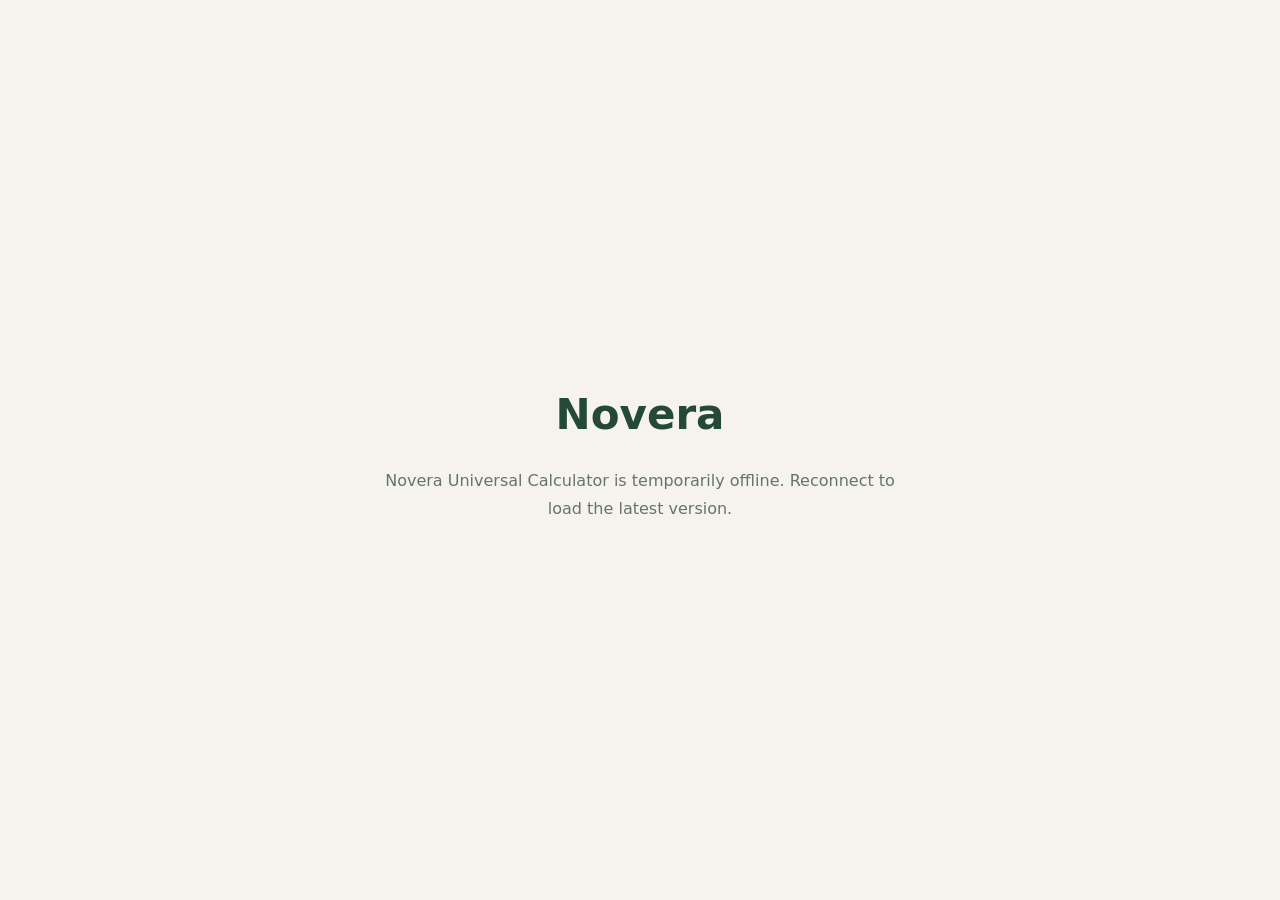
<file: offline.html>
<!doctype html>
<html lang="en"><head><meta charset="utf-8"><meta name="viewport" content="width=device-width,initial-scale=1">
<title>Novera — Offline</title>
<style>body{margin:0;min-height:100vh;display:grid;place-items:center;background:#f5f3ec;color:#244936;font-family:system-ui,sans-serif}main{max-width:520px;padding:32px;text-align:center}h1{font-size:42px}p{line-height:1.7;color:#64756a}</style>
</head><body><main><h1>Novera</h1><p>Novera Universal Calculator is temporarily offline. Reconnect to load the latest version.</p></main></body></html>
</file>
